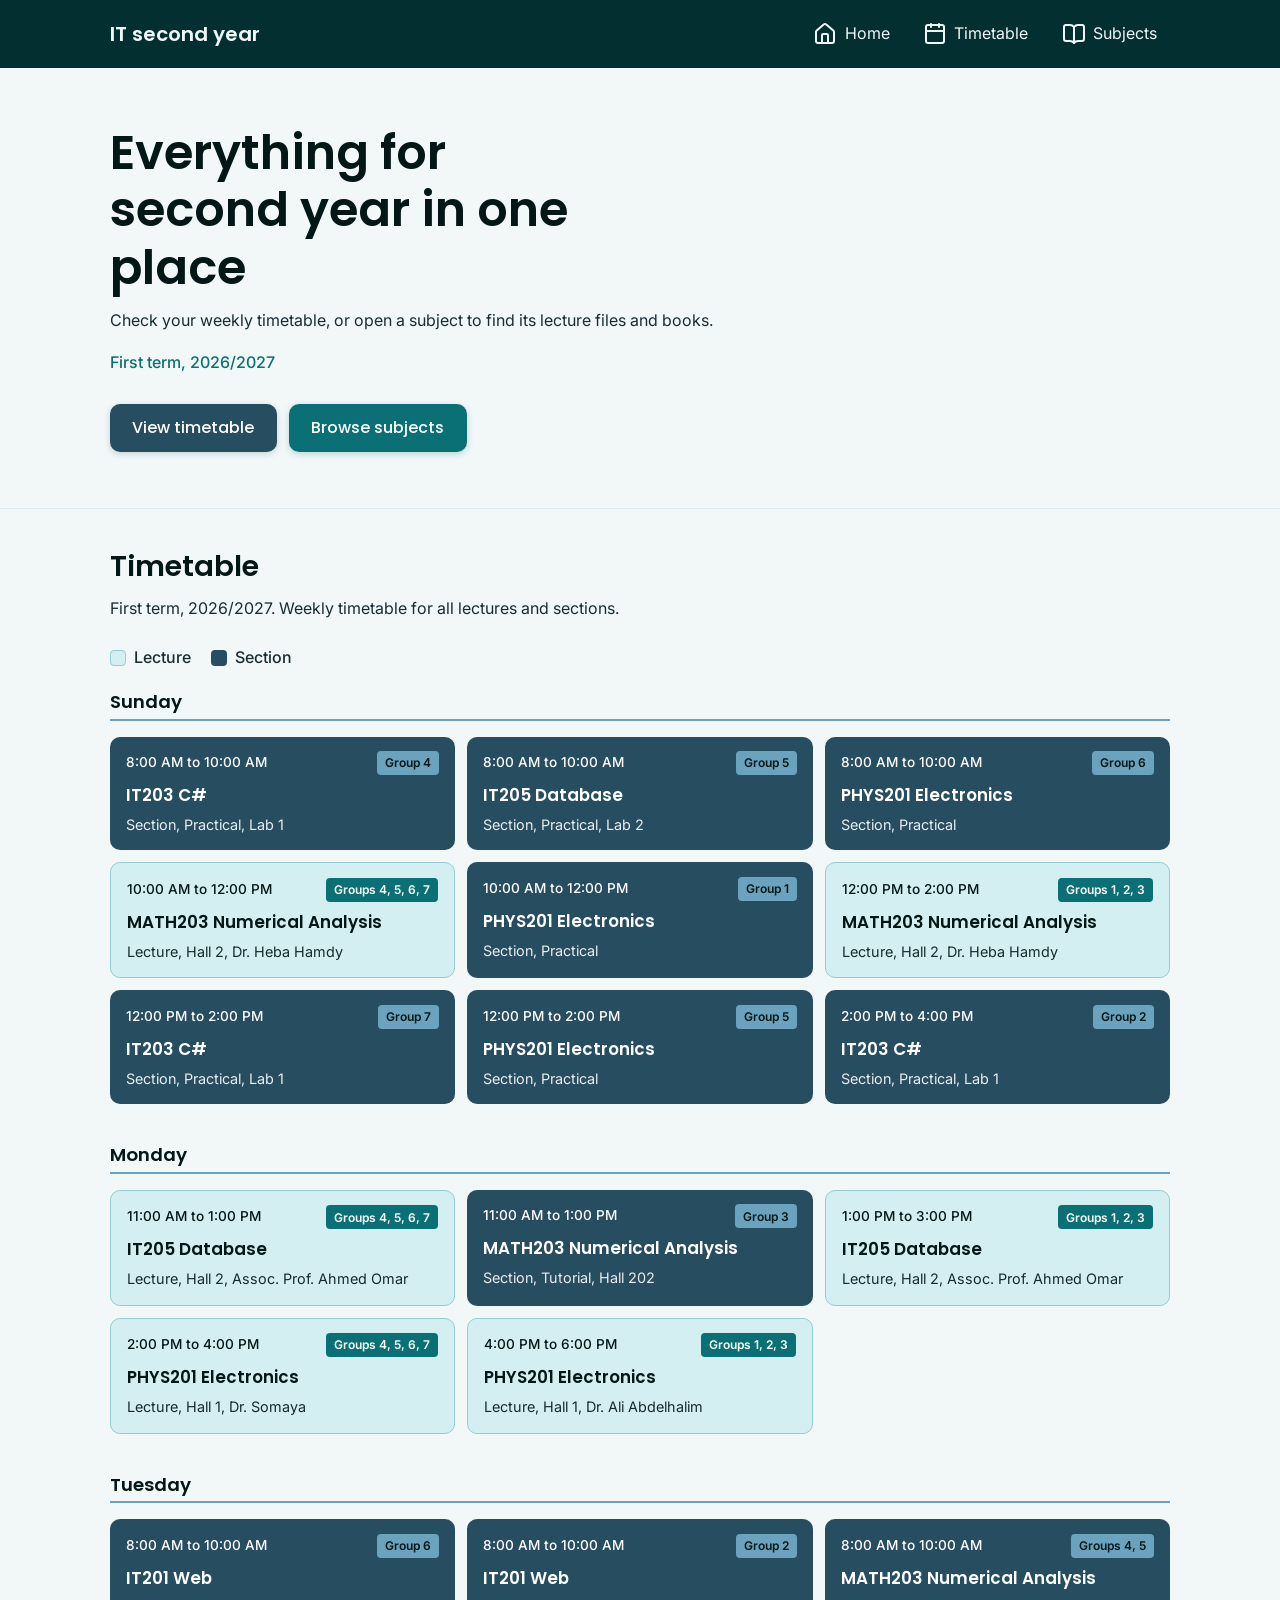
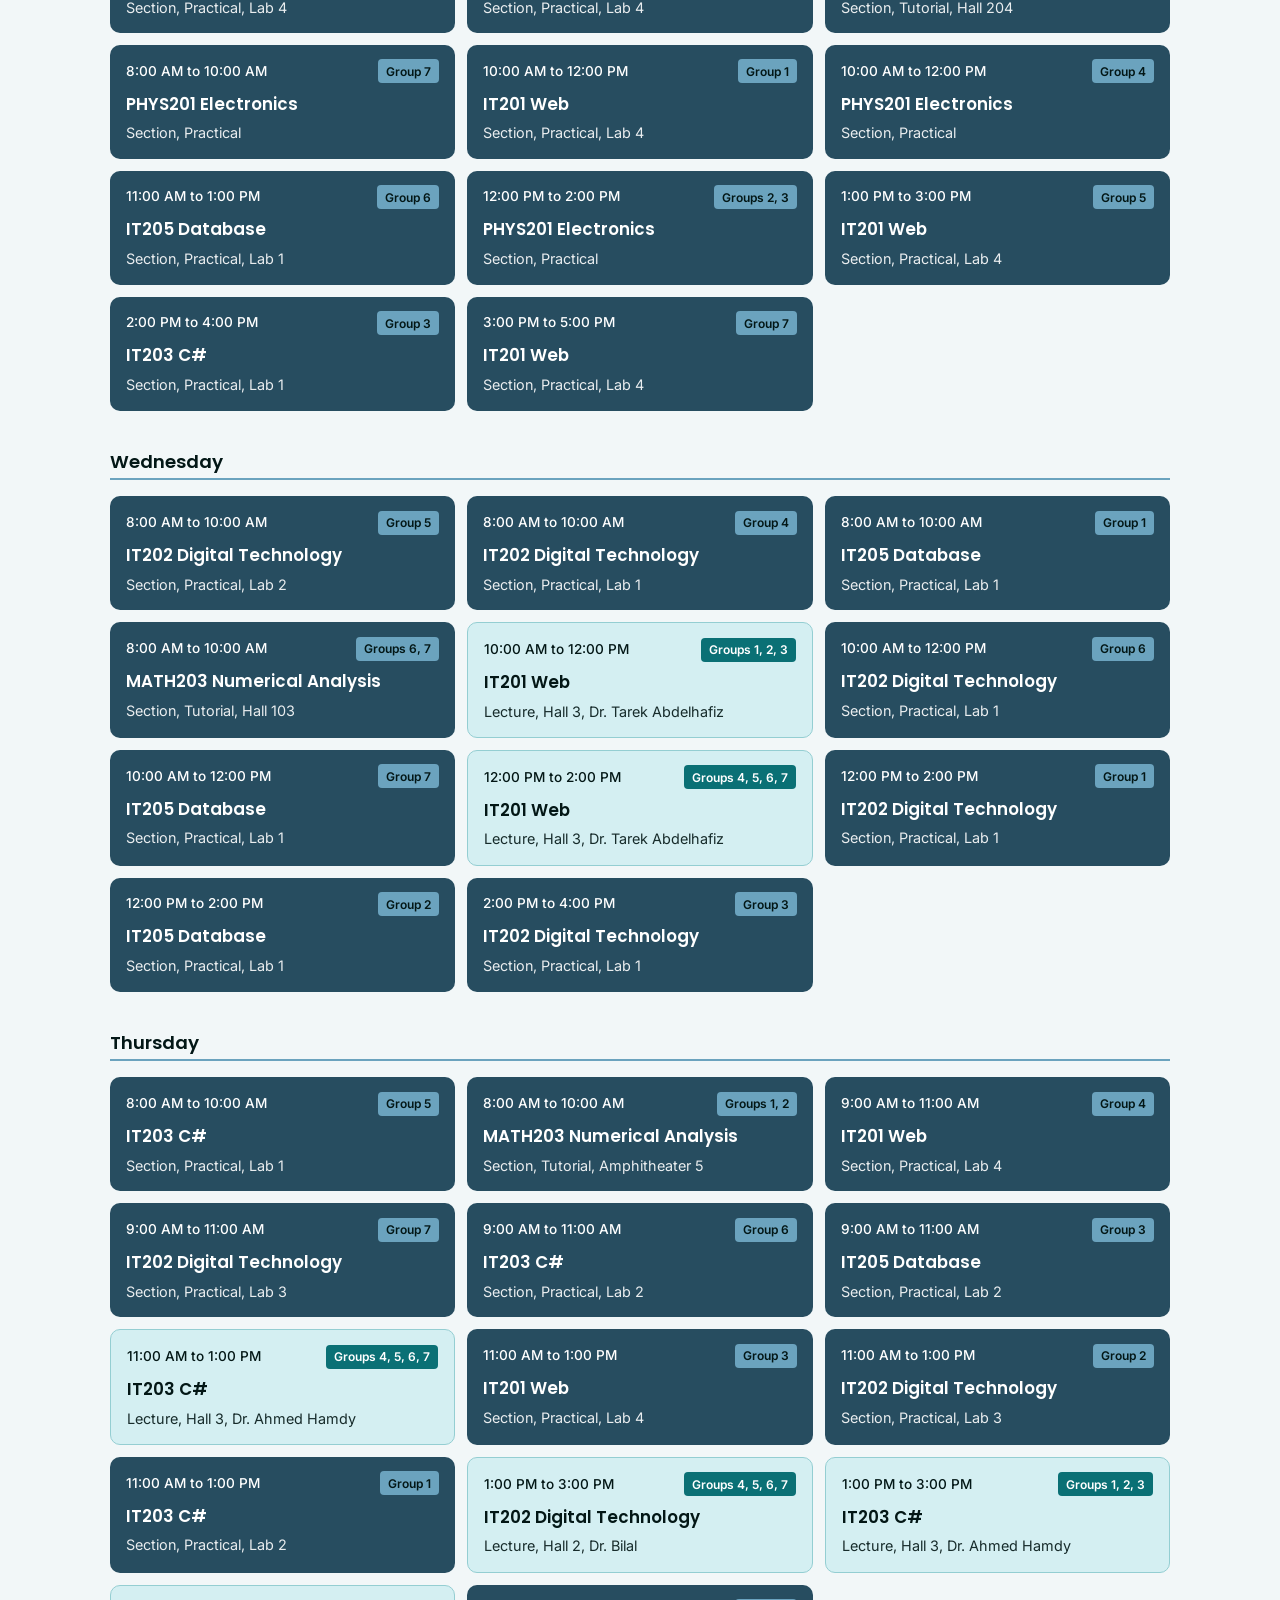
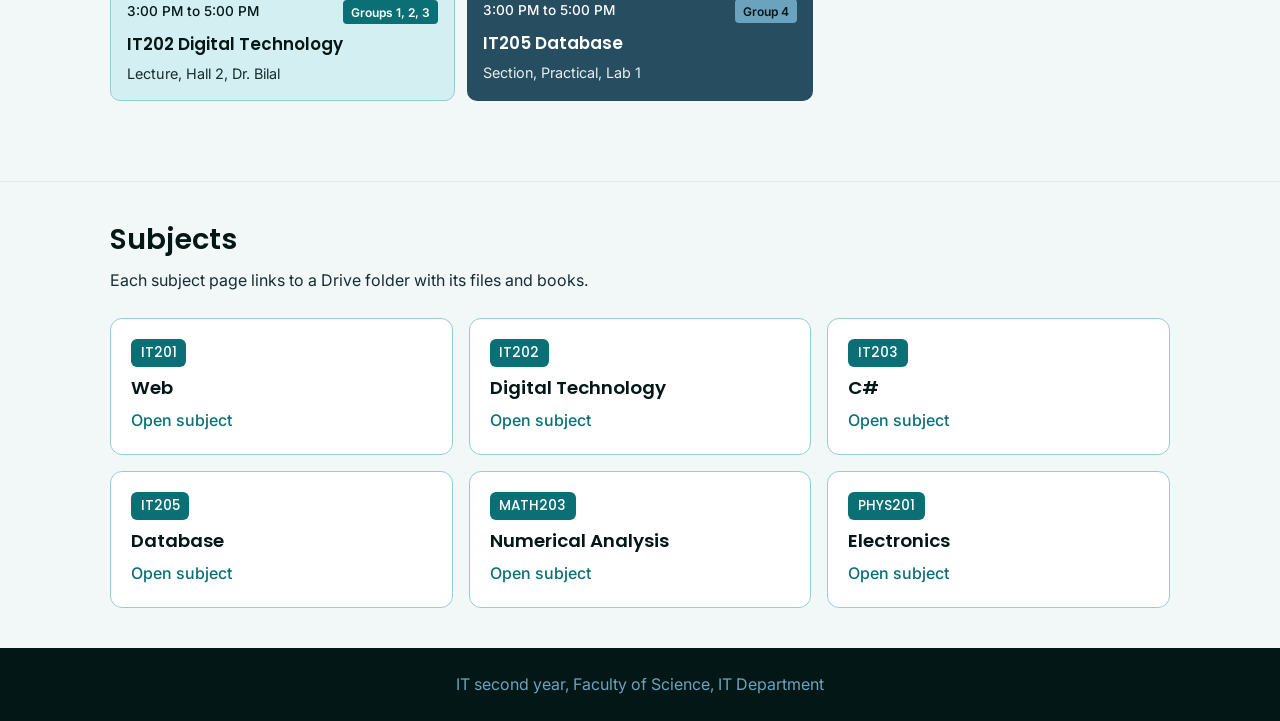
<file: index.html>
<!DOCTYPE html>
<!-- تعريف نوع المستند كـ HTML5 واللغة الإنجليزية -->
<html lang="en">

<head>
    <!-- ترميز الحروف العالمي UTF-8 لدعم كل اللغات -->
    <meta charset="UTF-8">
    <!-- جعل الصفحة متجاوبة مع جميع أحجام الشاشات والهواتف الذكية -->
    <meta name="viewport" content="width=device-width, initial-scale=1.0">
    <title>IT second year</title>

    <!-- ربط خطوط Google Fonts (Inter للنصوص و Poppins للعناوين) مع تسريع الاتصال preconnect -->
    <link rel="preconnect" href="https://fonts.googleapis.com">
    <link rel="preconnect" href="https://fonts.gstatic.com" crossorigin>
    <link href="https://fonts.googleapis.com/css2?family=Inter:wght@400;500&family=Poppins:wght@500;600&display=swap"
        rel="stylesheet">

    <!-- ربط ملفات التنسيق CSS:
         1. style.css: التنسيقات العامة للموقع
         2. home.css: تنسيقات الصفحة الرئيسية والواجهة
         3. timetable.css: تنسيقات كروت وجدول المحاضرات والسكاشن -->
    <link rel="stylesheet" href="CSS/style.css">
    <link rel="stylesheet" href="CSS/home.css">
    <link rel="stylesheet" href="CSS/timetable.css">
</head>

<body>

    <!-- =====================================================
         شريط الهيدر العلوي والتنقل (Sticky Header & Nav)
         يثبت في أعلى الصفحة أثناء التمرير
         ===================================================== -->
    <header class="site-header">
        <div class="container header-inner">
            <!-- اسم الموقع / اللوجو ويعيد للصفحة الرئيسية -->
            <a class="site-name" href="index.html">IT second year</a>
            
            <!-- قائمة روابط التنقل الرئيسية -->
            <nav aria-label="Main">
                <ul class="nav-list">
                    <li><a href="index.html"><svg xmlns="http://www.w3.org/2000/svg" width="24" height="24" viewBox="0 0 24 24" fill="none" stroke="currentColor" stroke-width="2" stroke-linecap="round" stroke-linejoin="round" class="lucide lucide-house preview-icon"><path d="M15 21v-8a1 1 0 0 0-1-1h-4a1 1 0 0 0-1 1v8"/><path d="M3 10a2 2 0 0 1 .709-1.528l7-6a2 2 0 0 1 2.582 0l7 6A2 2 0 0 1 21 10v9a2 2 0 0 1-2 2H5a2 2 0 0 1-2-2z"/></svg>Home</a></li>
                    <!-- رابط ينزل بسلاسة لقسم الجدول في نفس الصفحة -->
                    <li><a href="#timetable"><svg xmlns="http://www.w3.org/2000/svg" width="24" height="24" viewBox="0 0 24 24" fill="none" stroke="currentColor" stroke-width="2" stroke-linecap="round" stroke-linejoin="round" class="lucide lucide-calendar preview-icon"><path d="M8 2v3"/><path d="M16 2v3"/><rect x="3" y="3" width="18" height="18" rx="2"/><path d="M3 9h18"/></svg>Timetable</a></li>
                    <!-- رابط ينزل بسلاسة لقسم المواد في نفس الصفحة -->
                    <li><a href="#subjects"><svg xmlns="http://www.w3.org/2000/svg" width="24" height="24" viewBox="0 0 24 24" fill="none" stroke="currentColor" stroke-width="2" stroke-linecap="round" stroke-linejoin="round" class="lucide lucide-book-open preview-icon"><path d="M12 5v16"/><path d="M20.001 19A2 2 0 0022 17V5a2 2 0 00-1.999-2L16 3.002A5 5 0 0012 5a5 5 0 00-4-2H4a2 2 0 00-2 2v12a2 2 0 001.999 2H8a5 5 0 014 2 5 5 0 014-2z"/></svg>Subjects</a></li>
                </ul>
            </nav>
        </div>
    </header>

    <main>
        <!-- =====================================================
             1. القسم الترحيبي (Hero Section)
             يحتوي على العنوان الترحيبي وأزرار التحويل المباشر
             ===================================================== -->
        <section class="section hero">
            <div class="container">
                <h1>Everything for second year in one place</h1>
                <p>
                    Check your weekly timetable, or open a subject
                    to find its lecture files and books.
                </p>
                <p class="hero-note">First term, 2026/2027</p>
                
                <!-- أزرار الإجراء السريع (Action Buttons) -->
                <div class="button-row">
                    <!-- زر ينزل لأسفل الصفحة لعرض الجدول مباشرة -->
                    <a class="btn" href="#timetable">View timetable</a>
                    <!-- زر ينزل لأسفل الصفحة لعرض كروت المواد -->
                    <a class="btn btn-green" href="#subjects">Browse subjects</a>
                </div>
            </div>
        </section>

        <!-- =====================================================
             2. قسم الجدول الدراسي الأسبوعي (Timetable Section)
             يعرض كل المحاضرات والسكاشن مباشرة لجميع المجموعات
             ===================================================== -->
        <section class="section timetable-section" id="timetable">
            <div class="container">
                <h2>Timetable</h2>
                <p>First term, 2026/2027. Weekly timetable for all lectures and sections.</p>

                <!-- دليل الألوان لتوضيح لون المحاضرة (تيل فاتح) والسكشن (بترولي) -->
                <ul class="legend">
                    <li><span class="swatch kind-lecture"></span>Lecture</li>
                    <li><span class="swatch kind-section"></span>Section</li>
                </ul>

                <!-- حاوية الأيام التي تضم أيام الأسبوع الدراسية -->
                <div class="timetable-days">

                    <!-- ------------------ يوم الأحد (Sunday) ------------------ -->
                    <div class="day">
                        <h3>Sunday</h3>
                        <div class="card-list">
                            <!-- كارت سكشن: عملي C# للمجموعة 4 -->
                            <article class="class-card kind-section">
                                <div class="card-header">
                                    <p class="card-time">8:00 AM to 10:00 AM</p>
                                    <span class="card-group">Group 4</span>
                                </div>
                                <p class="card-title">IT203 C#</p>
                                <p class="card-meta">Section, Practical, Lab 1</p>
                            </article>
                            <!-- كارت سكشن: عملي داتابيز للمجموعة 5 -->
                            <article class="class-card kind-section">
                                <div class="card-header">
                                    <p class="card-time">8:00 AM to 10:00 AM</p>
                                    <span class="card-group">Group 5</span>
                                </div>
                                <p class="card-title">IT205 Database</p>
                                <p class="card-meta">Section, Practical, Lab 2</p>
                            </article>
                            <!-- كارت سكشن: عملي إلكترونيات للمجموعة 6 -->
                            <article class="class-card kind-section">
                                <div class="card-header">
                                    <p class="card-time">8:00 AM to 10:00 AM</p>
                                    <span class="card-group">Group 6</span>
                                </div>
                                <p class="card-title">PHYS201 Electronics</p>
                                <p class="card-meta">Section, Practical</p>
                            </article>
                            <!-- كارت محاضرة: تحليل عددي للمجموعات 4 و 5 و 6 و 7 -->
                            <article class="class-card kind-lecture">
                                <div class="card-header">
                                    <p class="card-time">10:00 AM to 12:00 PM</p>
                                    <span class="card-group">Groups 4, 5, 6, 7</span>
                                </div>
                                <p class="card-title">MATH203 Numerical Analysis</p>
                                <p class="card-meta">Lecture, Hall 2, Dr. Heba Hamdy</p>
                            </article>
                            <!-- كارت سكشن: عملي إلكترونيات للمجموعة 1 -->
                            <article class="class-card kind-section">
                                <div class="card-header">
                                    <p class="card-time">10:00 AM to 12:00 PM</p>
                                    <span class="card-group">Group 1</span>
                                </div>
                                <p class="card-title">PHYS201 Electronics</p>
                                <p class="card-meta">Section, Practical</p>
                            </article>
                            <!-- كارت محاضرة: تحليل عددي للمجموعات 1 و 2 و 3 -->
                            <article class="class-card kind-lecture">
                                <div class="card-header">
                                    <p class="card-time">12:00 PM to 2:00 PM</p>
                                    <span class="card-group">Groups 1, 2, 3</span>
                                </div>
                                <p class="card-title">MATH203 Numerical Analysis</p>
                                <p class="card-meta">Lecture, Hall 2, Dr. Heba Hamdy</p>
                            </article>
                            <!-- كارت سكشن: عملي C# للمجموعة 7 -->
                            <article class="class-card kind-section">
                                <div class="card-header">
                                    <p class="card-time">12:00 PM to 2:00 PM</p>
                                    <span class="card-group">Group 7</span>
                                </div>
                                <p class="card-title">IT203 C#</p>
                                <p class="card-meta">Section, Practical, Lab 1</p>
                            </article>
                            <!-- كارت سكشن: عملي إلكترونيات للمجموعة 5 -->
                            <article class="class-card kind-section">
                                <div class="card-header">
                                    <p class="card-time">12:00 PM to 2:00 PM</p>
                                    <span class="card-group">Group 5</span>
                                </div>
                                <p class="card-title">PHYS201 Electronics</p>
                                <p class="card-meta">Section, Practical</p>
                            </article>
                            <!-- كارت سكشن: عملي C# للمجموعة 2 -->
                            <article class="class-card kind-section">
                                <div class="card-header">
                                    <p class="card-time">2:00 PM to 4:00 PM</p>
                                    <span class="card-group">Group 2</span>
                                </div>
                                <p class="card-title">IT203 C#</p>
                                <p class="card-meta">Section, Practical, Lab 1</p>
                            </article>
                        </div>
                    </div>

                    <!-- ------------------ يوم الاثنين (Monday) ------------------ -->
                    <div class="day">
                        <h3>Monday</h3>
                        <div class="card-list">
                            <!-- محاضرة داتابيز للمجموعات 4 إلى 7 -->
                            <article class="class-card kind-lecture">
                                <div class="card-header">
                                    <p class="card-time">11:00 AM to 1:00 PM</p>
                                    <span class="card-group">Groups 4, 5, 6, 7</span>
                                </div>
                                <p class="card-title">IT205 Database</p>
                                <p class="card-meta">Lecture, Hall 2, Assoc. Prof. Ahmed Omar</p>
                            </article>
                            <!-- سكشن تحليل عددي للمجموعة 3 -->
                            <article class="class-card kind-section">
                                <div class="card-header">
                                    <p class="card-time">11:00 AM to 1:00 PM</p>
                                    <span class="card-group">Group 3</span>
                                </div>
                                <p class="card-title">MATH203 Numerical Analysis</p>
                                <p class="card-meta">Section, Tutorial, Hall 202</p>
                            </article>
                            <!-- محاضرة داتابيز للمجموعات 1 إلى 3 -->
                            <article class="class-card kind-lecture">
                                <div class="card-header">
                                    <p class="card-time">1:00 PM to 3:00 PM</p>
                                    <span class="card-group">Groups 1, 2, 3</span>
                                </div>
                                <p class="card-title">IT205 Database</p>
                                <p class="card-meta">Lecture, Hall 2, Assoc. Prof. Ahmed Omar</p>
                            </article>
                            <!-- محاضرة إلكترونيات للمجموعات 4 إلى 7 -->
                            <article class="class-card kind-lecture">
                                <div class="card-header">
                                    <p class="card-time">2:00 PM to 4:00 PM</p>
                                    <span class="card-group">Groups 4, 5, 6, 7</span>
                                </div>
                                <p class="card-title">PHYS201 Electronics</p>
                                <p class="card-meta">Lecture, Hall 1, Dr. Somaya</p>
                            </article>
                            <!-- محاضرة إلكترونيات للمجموعات 1 إلى 3 -->
                            <article class="class-card kind-lecture">
                                <div class="card-header">
                                    <p class="card-time">4:00 PM to 6:00 PM</p>
                                    <span class="card-group">Groups 1, 2, 3</span>
                                </div>
                                <p class="card-title">PHYS201 Electronics</p>
                                <p class="card-meta">Lecture, Hall 1, Dr. Ali Abdelhalim</p>
                            </article>
                        </div>
                    </div>

                    <!-- ------------------ يوم الثلاثاء (Tuesday) ------------------ -->
                    <div class="day">
                        <h3>Tuesday</h3>
                        <div class="card-list">
                            <article class="class-card kind-section">
                                <div class="card-header">
                                    <p class="card-time">8:00 AM to 10:00 AM</p>
                                    <span class="card-group">Group 6</span>
                                </div>
                                <p class="card-title">IT201 Web</p>
                                <p class="card-meta">Section, Practical, Lab 4</p>
                            </article>
                            <article class="class-card kind-section">
                                <div class="card-header">
                                    <p class="card-time">8:00 AM to 10:00 AM</p>
                                    <span class="card-group">Group 2</span>
                                </div>
                                <p class="card-title">IT201 Web</p>
                                <p class="card-meta">Section, Practical, Lab 4</p>
                            </article>
                            <article class="class-card kind-section">
                                <div class="card-header">
                                    <p class="card-time">8:00 AM to 10:00 AM</p>
                                    <span class="card-group">Groups 4, 5</span>
                                </div>
                                <p class="card-title">MATH203 Numerical Analysis</p>
                                <p class="card-meta">Section, Tutorial, Hall 204</p>
                            </article>
                            <article class="class-card kind-section">
                                <div class="card-header">
                                    <p class="card-time">8:00 AM to 10:00 AM</p>
                                    <span class="card-group">Group 7</span>
                                </div>
                                <p class="card-title">PHYS201 Electronics</p>
                                <p class="card-meta">Section, Practical</p>
                            </article>
                            <article class="class-card kind-section">
                                <div class="card-header">
                                    <p class="card-time">10:00 AM to 12:00 PM</p>
                                    <span class="card-group">Group 1</span>
                                </div>
                                <p class="card-title">IT201 Web</p>
                                <p class="card-meta">Section, Practical, Lab 4</p>
                            </article>
                            <article class="class-card kind-section">
                                <div class="card-header">
                                    <p class="card-time">10:00 AM to 12:00 PM</p>
                                    <span class="card-group">Group 4</span>
                                </div>
                                <p class="card-title">PHYS201 Electronics</p>
                                <p class="card-meta">Section, Practical</p>
                            </article>
                            <article class="class-card kind-section">
                                <div class="card-header">
                                    <p class="card-time">11:00 AM to 1:00 PM</p>
                                    <span class="card-group">Group 6</span>
                                </div>
                                <p class="card-title">IT205 Database</p>
                                <p class="card-meta">Section, Practical, Lab 1</p>
                            </article>
                            <article class="class-card kind-section">
                                <div class="card-header">
                                    <p class="card-time">12:00 PM to 2:00 PM</p>
                                    <span class="card-group">Groups 2, 3</span>
                                </div>
                                <p class="card-title">PHYS201 Electronics</p>
                                <p class="card-meta">Section, Practical</p>
                            </article>
                            <article class="class-card kind-section">
                                <div class="card-header">
                                    <p class="card-time">1:00 PM to 3:00 PM</p>
                                    <span class="card-group">Group 5</span>
                                </div>
                                <p class="card-title">IT201 Web</p>
                                <p class="card-meta">Section, Practical, Lab 4</p>
                            </article>
                            <article class="class-card kind-section">
                                <div class="card-header">
                                    <p class="card-time">2:00 PM to 4:00 PM</p>
                                    <span class="card-group">Group 3</span>
                                </div>
                                <p class="card-title">IT203 C#</p>
                                <p class="card-meta">Section, Practical, Lab 1</p>
                            </article>
                            <article class="class-card kind-section">
                                <div class="card-header">
                                    <p class="card-time">3:00 PM to 5:00 PM</p>
                                    <span class="card-group">Group 7</span>
                                </div>
                                <p class="card-title">IT201 Web</p>
                                <p class="card-meta">Section, Practical, Lab 4</p>
                            </article>
                        </div>
                    </div>

                    <!-- ------------------ يوم الأربعاء (Wednesday) ------------------ -->
                    <div class="day">
                        <h3>Wednesday</h3>
                        <div class="card-list">
                            <article class="class-card kind-section">
                                <div class="card-header">
                                    <p class="card-time">8:00 AM to 10:00 AM</p>
                                    <span class="card-group">Group 5</span>
                                </div>
                                <p class="card-title">IT202 Digital Technology</p>
                                <p class="card-meta">Section, Practical, Lab 2</p>
                            </article>
                            <article class="class-card kind-section">
                                <div class="card-header">
                                    <p class="card-time">8:00 AM to 10:00 AM</p>
                                    <span class="card-group">Group 4</span>
                                </div>
                                <p class="card-title">IT202 Digital Technology</p>
                                <p class="card-meta">Section, Practical, Lab 1</p>
                            </article>
                            <article class="class-card kind-section">
                                <div class="card-header">
                                    <p class="card-time">8:00 AM to 10:00 AM</p>
                                    <span class="card-group">Group 1</span>
                                </div>
                                <p class="card-title">IT205 Database</p>
                                <p class="card-meta">Section, Practical, Lab 1</p>
                            </article>
                            <article class="class-card kind-section">
                                <div class="card-header">
                                    <p class="card-time">8:00 AM to 10:00 AM</p>
                                    <span class="card-group">Groups 6, 7</span>
                                </div>
                                <p class="card-title">MATH203 Numerical Analysis</p>
                                <p class="card-meta">Section, Tutorial, Hall 103</p>
                            </article>
                            <!-- محاضرة ويب للمجموعات 1 إلى 3 -->
                            <article class="class-card kind-lecture">
                                <div class="card-header">
                                    <p class="card-time">10:00 AM to 12:00 PM</p>
                                    <span class="card-group">Groups 1, 2, 3</span>
                                </div>
                                <p class="card-title">IT201 Web</p>
                                <p class="card-meta">Lecture, Hall 3, Dr. Tarek Abdelhafiz</p>
                            </article>
                            <article class="class-card kind-section">
                                <div class="card-header">
                                    <p class="card-time">10:00 AM to 12:00 PM</p>
                                    <span class="card-group">Group 6</span>
                                </div>
                                <p class="card-title">IT202 Digital Technology</p>
                                <p class="card-meta">Section, Practical, Lab 1</p>
                            </article>
                            <article class="class-card kind-section">
                                <div class="card-header">
                                    <p class="card-time">10:00 AM to 12:00 PM</p>
                                    <span class="card-group">Group 7</span>
                                </div>
                                <p class="card-title">IT205 Database</p>
                                <p class="card-meta">Section, Practical, Lab 1</p>
                            </article>
                            <!-- محاضرة ويب للمجموعات 4 إلى 7 -->
                            <article class="class-card kind-lecture">
                                <div class="card-header">
                                    <p class="card-time">12:00 PM to 2:00 PM</p>
                                    <span class="card-group">Groups 4, 5, 6, 7</span>
                                </div>
                                <p class="card-title">IT201 Web</p>
                                <p class="card-meta">Lecture, Hall 3, Dr. Tarek Abdelhafiz</p>
                            </article>
                            <article class="class-card kind-section">
                                <div class="card-header">
                                    <p class="card-time">12:00 PM to 2:00 PM</p>
                                    <span class="card-group">Group 1</span>
                                </div>
                                <p class="card-title">IT202 Digital Technology</p>
                                <p class="card-meta">Section, Practical, Lab 1</p>
                            </article>
                            <article class="class-card kind-section">
                                <div class="card-header">
                                    <p class="card-time">12:00 PM to 2:00 PM</p>
                                    <span class="card-group">Group 2</span>
                                </div>
                                <p class="card-title">IT205 Database</p>
                                <p class="card-meta">Section, Practical, Lab 1</p>
                            </article>
                            <article class="class-card kind-section">
                                <div class="card-header">
                                    <p class="card-time">2:00 PM to 4:00 PM</p>
                                    <span class="card-group">Group 3</span>
                                </div>
                                <p class="card-title">IT202 Digital Technology</p>
                                <p class="card-meta">Section, Practical, Lab 1</p>
                            </article>
                        </div>
                    </div>

                    <!-- ------------------ يوم الخميس (Thursday) ------------------ -->
                    <div class="day">
                        <h3>Thursday</h3>
                        <div class="card-list">
                            <article class="class-card kind-section">
                                <div class="card-header">
                                    <p class="card-time">8:00 AM to 10:00 AM</p>
                                    <span class="card-group">Group 5</span>
                                </div>
                                <p class="card-title">IT203 C#</p>
                                <p class="card-meta">Section, Practical, Lab 1</p>
                            </article>
                            <article class="class-card kind-section">
                                <div class="card-header">
                                    <p class="card-time">8:00 AM to 10:00 AM</p>
                                    <span class="card-group">Groups 1, 2</span>
                                </div>
                                <p class="card-title">MATH203 Numerical Analysis</p>
                                <p class="card-meta">Section, Tutorial, Amphitheater 5</p>
                            </article>
                            <article class="class-card kind-section">
                                <div class="card-header">
                                    <p class="card-time">9:00 AM to 11:00 AM</p>
                                    <span class="card-group">Group 4</span>
                                </div>
                                <p class="card-title">IT201 Web</p>
                                <p class="card-meta">Section, Practical, Lab 4</p>
                            </article>
                            <article class="class-card kind-section">
                                <div class="card-header">
                                    <p class="card-time">9:00 AM to 11:00 AM</p>
                                    <span class="card-group">Group 7</span>
                                </div>
                                <p class="card-title">IT202 Digital Technology</p>
                                <p class="card-meta">Section, Practical, Lab 3</p>
                            </article>
                            <article class="class-card kind-section">
                                <div class="card-header">
                                    <p class="card-time">9:00 AM to 11:00 AM</p>
                                    <span class="card-group">Group 6</span>
                                </div>
                                <p class="card-title">IT203 C#</p>
                                <p class="card-meta">Section, Practical, Lab 2</p>
                            </article>
                            <article class="class-card kind-section">
                                <div class="card-header">
                                    <p class="card-time">9:00 AM to 11:00 AM</p>
                                    <span class="card-group">Group 3</span>
                                </div>
                                <p class="card-title">IT205 Database</p>
                                <p class="card-meta">Section, Practical, Lab 2</p>
                            </article>
                            <!-- محاضرة C# للمجموعات 4 إلى 7 -->
                            <article class="class-card kind-lecture">
                                <div class="card-header">
                                    <p class="card-time">11:00 AM to 1:00 PM</p>
                                    <span class="card-group">Groups 4, 5, 6, 7</span>
                                </div>
                                <p class="card-title">IT203 C#</p>
                                <p class="card-meta">Lecture, Hall 3, Dr. Ahmed Hamdy</p>
                            </article>
                            <article class="class-card kind-section">
                                <div class="card-header">
                                    <p class="card-time">11:00 AM to 1:00 PM</p>
                                    <span class="card-group">Group 3</span>
                                </div>
                                <p class="card-title">IT201 Web</p>
                                <p class="card-meta">Section, Practical, Lab 4</p>
                            </article>
                            <article class="class-card kind-section">
                                <div class="card-header">
                                    <p class="card-time">11:00 AM to 1:00 PM</p>
                                    <span class="card-group">Group 2</span>
                                </div>
                                <p class="card-title">IT202 Digital Technology</p>
                                <p class="card-meta">Section, Practical, Lab 3</p>
                            </article>
                            <article class="class-card kind-section">
                                <div class="card-header">
                                    <p class="card-time">11:00 AM to 1:00 PM</p>
                                    <span class="card-group">Group 1</span>
                                </div>
                                <p class="card-title">IT203 C#</p>
                                <p class="card-meta">Section, Practical, Lab 2</p>
                            </article>
                            <!-- محاضرة تكنولوجيا رقمية للمجموعات 4 إلى 7 -->
                            <article class="class-card kind-lecture">
                                <div class="card-header">
                                    <p class="card-time">1:00 PM to 3:00 PM</p>
                                    <span class="card-group">Groups 4, 5, 6, 7</span>
                                </div>
                                <p class="card-title">IT202 Digital Technology</p>
                                <p class="card-meta">Lecture, Hall 2, Dr. Bilal</p>
                            </article>
                            <!-- محاضرة C# للمجموعات 1 إلى 3 -->
                            <article class="class-card kind-lecture">
                                <div class="card-header">
                                    <p class="card-time">1:00 PM to 3:00 PM</p>
                                    <span class="card-group">Groups 1, 2, 3</span>
                                </div>
                                <p class="card-title">IT203 C#</p>
                                <p class="card-meta">Lecture, Hall 3, Dr. Ahmed Hamdy</p>
                            </article>
                            <!-- محاضرة تكنولوجيا رقمية للمجموعات 1 إلى 3 -->
                            <article class="class-card kind-lecture">
                                <div class="card-header">
                                    <p class="card-time">3:00 PM to 5:00 PM</p>
                                    <span class="card-group">Groups 1, 2, 3</span>
                                </div>
                                <p class="card-title">IT202 Digital Technology</p>
                                <p class="card-meta">Lecture, Hall 2, Dr. Bilal</p>
                            </article>
                            <article class="class-card kind-section">
                                <div class="card-header">
                                    <p class="card-time">3:00 PM to 5:00 PM</p>
                                    <span class="card-group">Group 4</span>
                                </div>
                                <p class="card-title">IT205 Database</p>
                                <p class="card-meta">Section, Practical, Lab 1</p>
                            </article>
                        </div>
                    </div>

                </div>
            </div>
        </section>

        <!-- =====================================================
             3. قسم المواد الدراسية (Subjects Section)
             يعرض شبكة المواد مع روابط تفتح صفحة كل مادة
             ===================================================== -->
        <section class="section" id="subjects">
            <div class="container">
                <h2>Subjects</h2>
                <p>Each subject page links to a Drive folder with its files and books.</p>
                
                <!-- شبكة كروت المواد (CSS Grid) -->
                <div class="subject-grid">
                    <!-- كارت مادة الويب IT201 -->
                    <a class="subject-card" href="subjects/it201.html">
                        <span class="subject-code">IT201</span>
                        <h3>Web</h3>
                        <span class="subject-link">Open subject</span>
                    </a>
                    <!-- كارت مادة التكنولوجيا الرقمية والويندوز فورم IT202 -->
                    <a class="subject-card" href="subjects/it202.html">
                        <span class="subject-code">IT202</span>
                        <h3>Digital Technology</h3>
                        <span class="subject-link">Open subject</span>
                    </a>
                    <!-- كارت مادة السي شارب IT203 -->
                    <a class="subject-card" href="subjects/it203.html">
                        <span class="subject-code">IT203</span>
                        <h3>C#</h3>
                        <span class="subject-link">Open subject</span>
                    </a>
                    <!-- كارت مادة قواعد البيانات IT205 -->
                    <a class="subject-card" href="subjects/it205.html">
                        <span class="subject-code">IT205</span>
                        <h3>Database</h3>
                        <span class="subject-link">Open subject</span>
                    </a>
                    <!-- كارت مادة التحليل العددي MATH203 -->
                    <a class="subject-card" href="subjects/math203.html">
                        <span class="subject-code">MATH203</span>
                        <h3>Numerical Analysis</h3>
                        <span class="subject-link">Open subject</span>
                    </a>
                    <!-- كارت مادة الإلكترونيات والفيزياء PHYS201 -->
                    <a class="subject-card" href="subjects/phys201.html">
                        <span class="subject-code">PHYS201</span>
                        <h3>Electronics</h3>
                        <span class="subject-link">Open subject</span>
                    </a>
                </div>
            </div>
        </section>
        
    </main>

    <!-- =====================================================
         الفوتر (Footer)
         يظهر أسفل الموقع بمعلومات الكلية والقسم
         ===================================================== -->
    <footer class="site-footer">
        <div class="container">
            <p>IT second year, Faculty of Science, IT Department</p>
        </div>
    </footer>

</body>

</html>
</file>
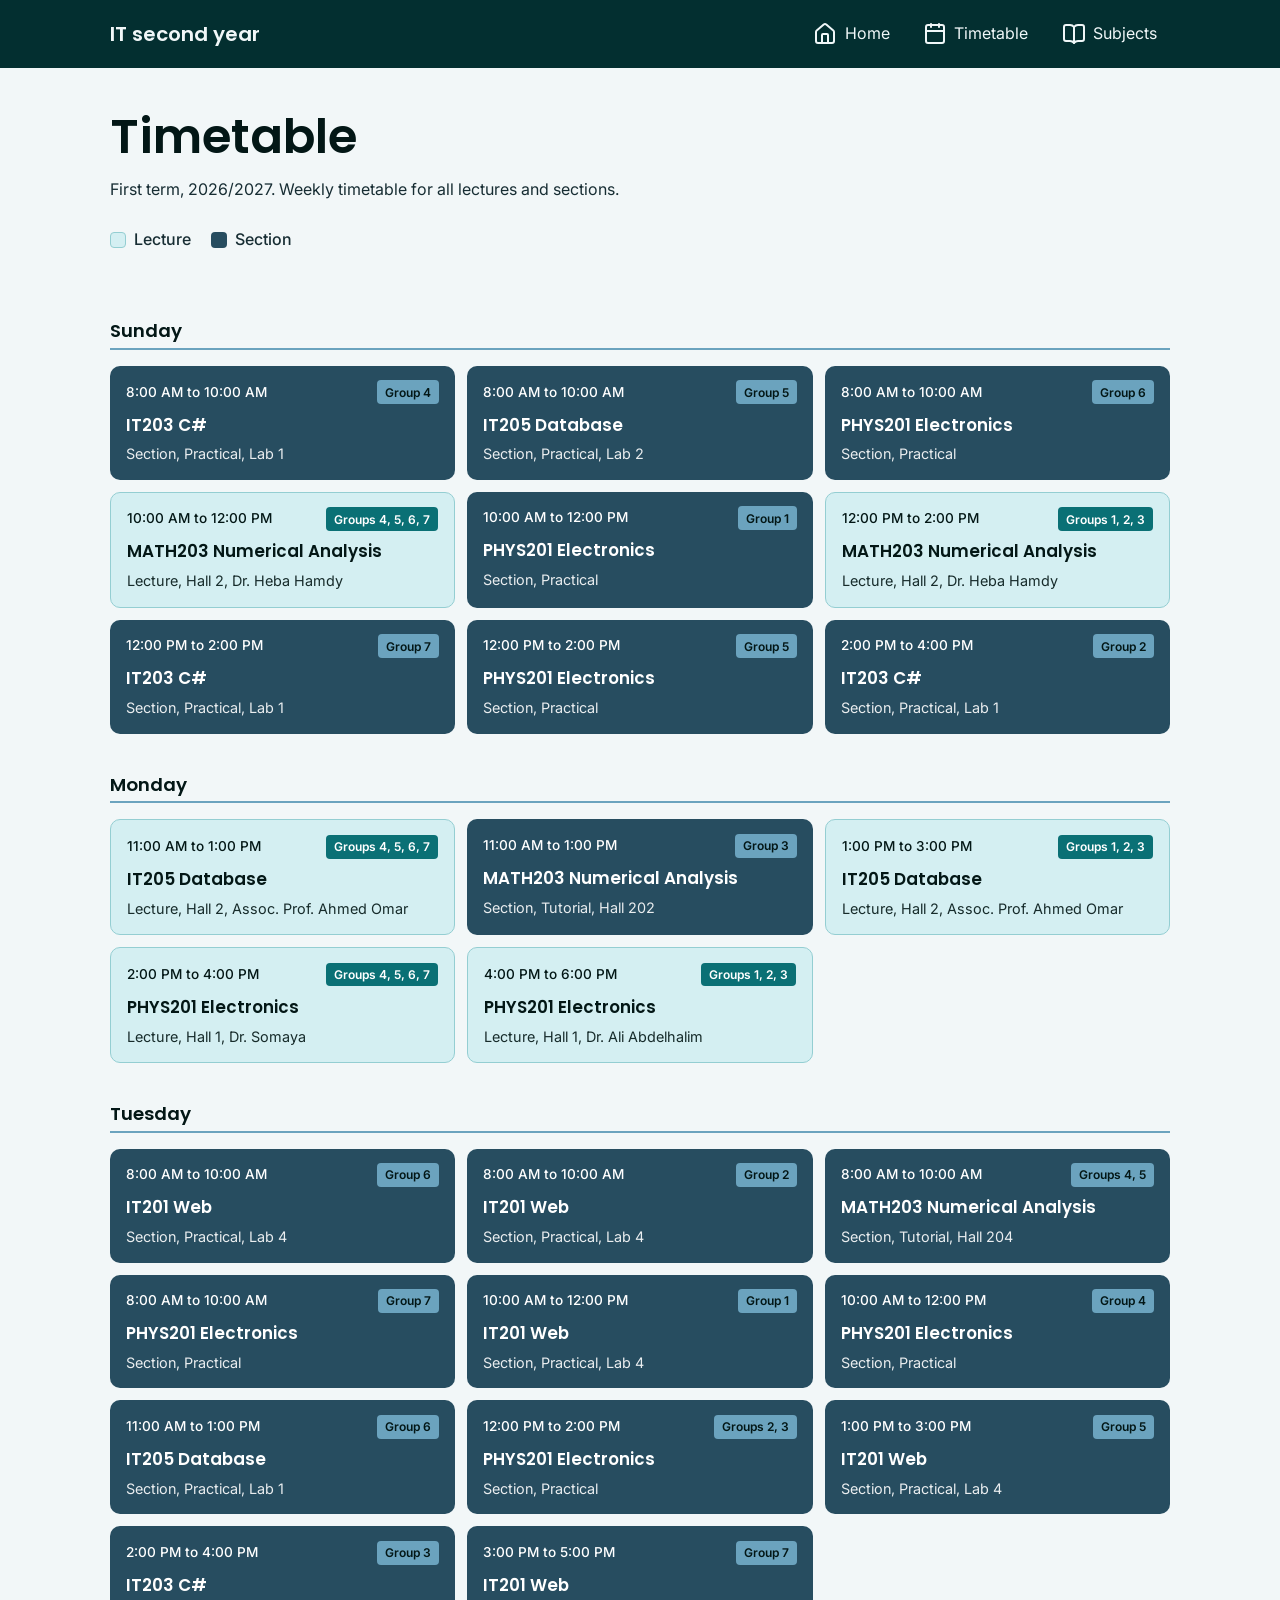
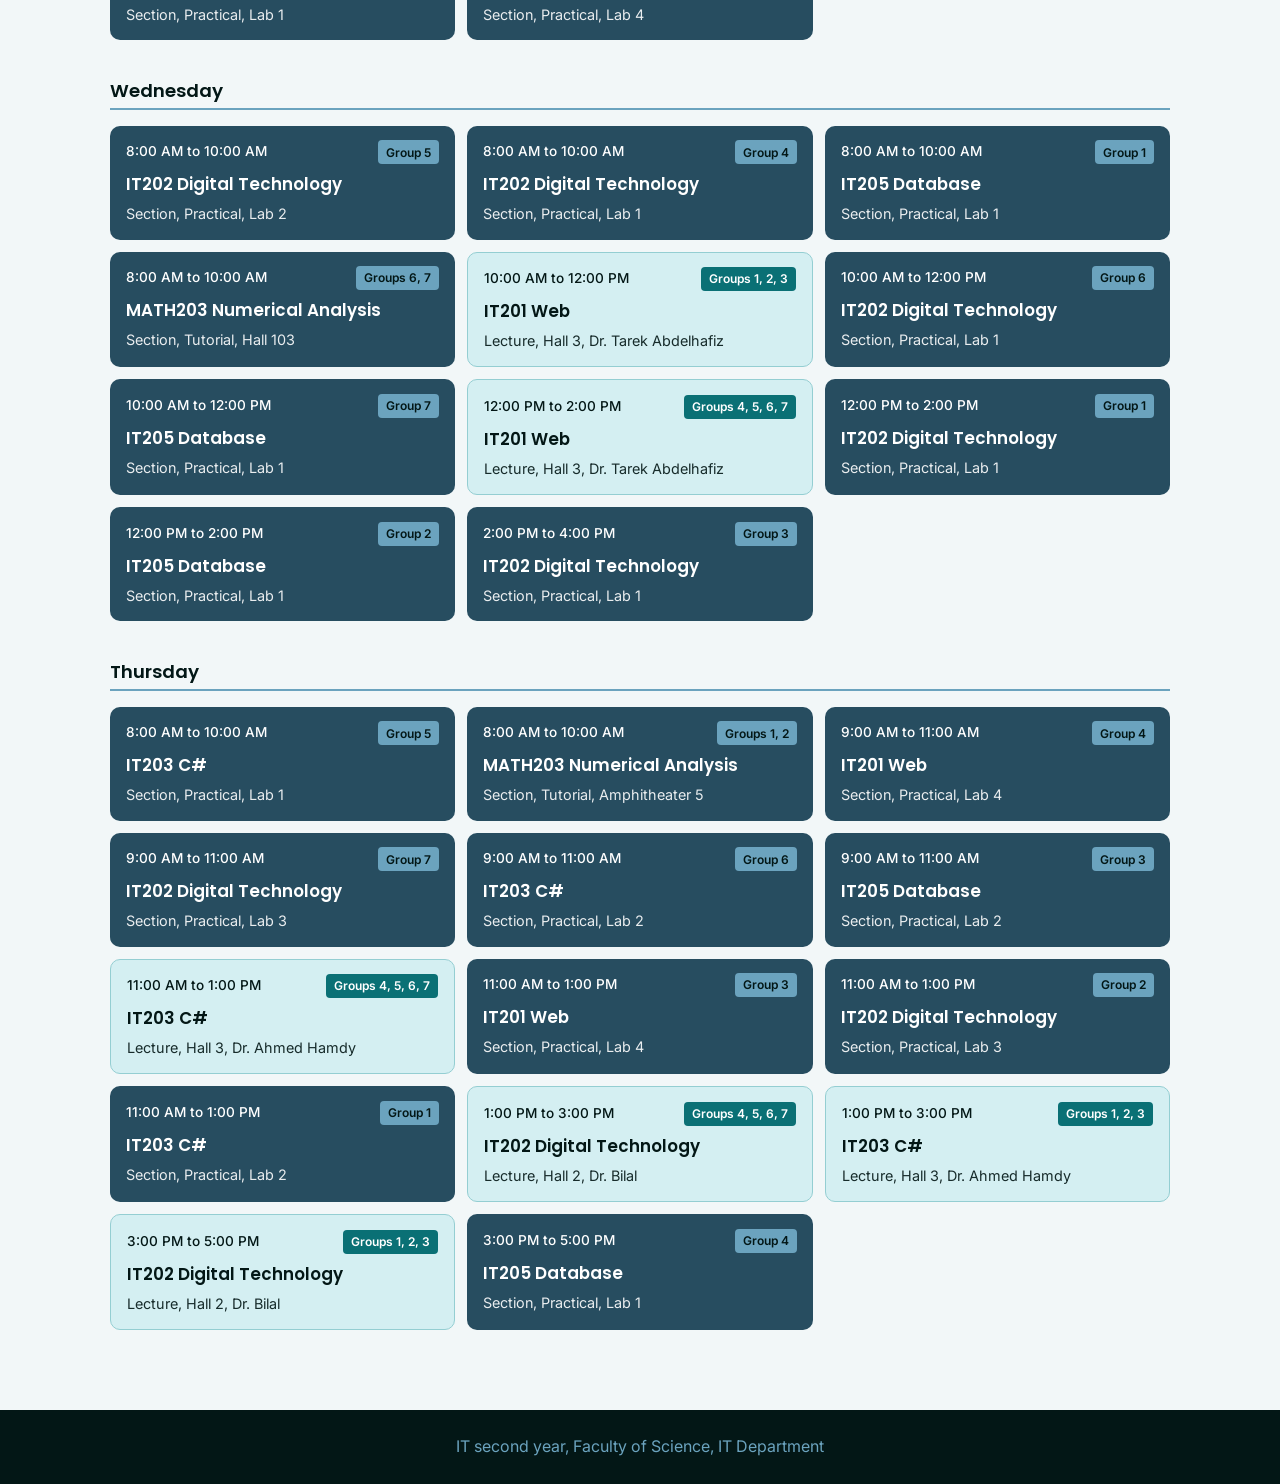
<file: timetable.html>
<!DOCTYPE html>
<!-- تعريف نوع المستند كـ HTML5 واللغة الإنجليزية -->
<html lang="en">

<head>
    <!-- ترميز الحروف العالمي UTF-8 لدعم كل اللغات -->
    <meta charset="UTF-8">
    <!-- جعل الصفحة متجاوبة مع الهواتف والشاشات المختلفة -->
    <meta name="viewport" content="width=device-width, initial-scale=1.0">
    <title>Timetable | IT second year</title>

    <!-- ربط خطوط Google Fonts لتسريع التحميل والتوافق -->
    <link rel="preconnect" href="https://fonts.googleapis.com">
    <link rel="preconnect" href="https://fonts.gstatic.com" crossorigin>
    <link href="https://fonts.googleapis.com/css2?family=Inter:wght@400;500&family=Poppins:wght@500;600&display=swap"
        rel="stylesheet">

    <!-- ربط ملفات التنسيق CSS -->
    <link rel="stylesheet" href="CSS/style.css">
    <link rel="stylesheet" href="CSS/timetable.css">
</head>

<body>

    <!-- =====================================================
         شريط الهيدر العلوي والتنقل (Sticky Header & Nav)
         ===================================================== -->
    <header class="site-header">
        <div class="container header-inner">
            <a class="site-name" href="index.html">IT second year</a>
            <nav aria-label="Main">
                <ul class="nav-list">
                    <li><a href="index.html"><svg aria-hidden="true" width="24" height="24" viewBox="0 0 24 24" fill="none" stroke="currentColor" stroke-width="2" stroke-linecap="round" stroke-linejoin="round"><path d="M15 21v-8a1 1 0 0 0-1-1h-4a1 1 0 0 0-1 1v8"/><path d="M3 10a2 2 0 0 1 .709-1.528l7-6a2 2 0 0 1 2.582 0l7 6A2 2 0 0 1 21 10v9a2 2 0 0 1-2 2H5a2 2 0 0 1-2-2z"/></svg>Home</a></li>
                    <li><a href="timetable.html"><svg aria-hidden="true" width="24" height="24" viewBox="0 0 24 24" fill="none" stroke="currentColor" stroke-width="2" stroke-linecap="round" stroke-linejoin="round"><path d="M8 2v3"/><path d="M16 2v3"/><rect x="3" y="3" width="18" height="18" rx="2"/><path d="M3 9h18"/></svg>Timetable</a></li>
                    <li><a href="index.html#subjects"><svg aria-hidden="true" width="24" height="24" viewBox="0 0 24 24" fill="none" stroke="currentColor" stroke-width="2" stroke-linecap="round" stroke-linejoin="round"><path d="M12 5v16"/><path d="M20.001 19A2 2 0 0022 17V5a2 2 0 00-1.999-2L16 3.002A5 5 0 0012 5a5 5 0 00-4-2H4a2 2 0 00-2 2v12a2 2 0 001.999 2H8a5 5 0 014 2 5 5 0 014-2z"/></svg>Subjects</a></li>
                </ul>
            </nav>
        </div>
    </header>

    <main>

        <!-- =====================================================
             قسم عنوان الجدول ودليل الألوان (Legend)
             ===================================================== -->
        <section class="section picker-section">
            <div class="container">
                <h1>Timetable</h1>
                <p>First term, 2026/2027. Weekly timetable for all lectures and sections.</p>

                <!-- دليل يوضح الفرق اللوني بين المحاضرة والسكشن -->
                <ul class="legend">
                    <li><span class="swatch kind-lecture"></span>Lecture</li>
                    <li><span class="swatch kind-section"></span>Section</li>
                </ul>
            </div>
        </section>

        <!-- =====================================================
             قسم أيام الأسبوع وعرض بطاقات الحصص بالكامل
             ===================================================== -->
        <section class="section timetable-days">
            <div class="container">

                <!-- ------------------ يوم الأحد (Sunday) ------------------ -->
                <div class="day">
                    <h3>Sunday</h3>
                    <div class="card-list">
                        <article class="class-card kind-section">
                            <div class="card-header">
                                <p class="card-time">8:00 AM to 10:00 AM</p>
                                <span class="card-group">Group 4</span>
                            </div>
                            <p class="card-title">IT203 C#</p>
                            <p class="card-meta">Section, Practical, Lab 1</p>
                        </article>
                        <article class="class-card kind-section">
                            <div class="card-header">
                                <p class="card-time">8:00 AM to 10:00 AM</p>
                                <span class="card-group">Group 5</span>
                            </div>
                            <p class="card-title">IT205 Database</p>
                            <p class="card-meta">Section, Practical, Lab 2</p>
                        </article>
                        <article class="class-card kind-section">
                            <div class="card-header">
                                <p class="card-time">8:00 AM to 10:00 AM</p>
                                <span class="card-group">Group 6</span>
                            </div>
                            <p class="card-title">PHYS201 Electronics</p>
                            <p class="card-meta">Section, Practical</p>
                        </article>
                        <article class="class-card kind-lecture">
                            <div class="card-header">
                                <p class="card-time">10:00 AM to 12:00 PM</p>
                                <span class="card-group">Groups 4, 5, 6, 7</span>
                            </div>
                            <p class="card-title">MATH203 Numerical Analysis</p>
                            <p class="card-meta">Lecture, Hall 2, Dr. Heba Hamdy</p>
                        </article>
                        <article class="class-card kind-section">
                            <div class="card-header">
                                <p class="card-time">10:00 AM to 12:00 PM</p>
                                <span class="card-group">Group 1</span>
                            </div>
                            <p class="card-title">PHYS201 Electronics</p>
                            <p class="card-meta">Section, Practical</p>
                        </article>
                        <article class="class-card kind-lecture">
                            <div class="card-header">
                                <p class="card-time">12:00 PM to 2:00 PM</p>
                                <span class="card-group">Groups 1, 2, 3</span>
                            </div>
                            <p class="card-title">MATH203 Numerical Analysis</p>
                            <p class="card-meta">Lecture, Hall 2, Dr. Heba Hamdy</p>
                        </article>
                        <article class="class-card kind-section">
                            <div class="card-header">
                                <p class="card-time">12:00 PM to 2:00 PM</p>
                                <span class="card-group">Group 7</span>
                            </div>
                            <p class="card-title">IT203 C#</p>
                            <p class="card-meta">Section, Practical, Lab 1</p>
                        </article>
                        <article class="class-card kind-section">
                            <div class="card-header">
                                <p class="card-time">12:00 PM to 2:00 PM</p>
                                <span class="card-group">Group 5</span>
                            </div>
                            <p class="card-title">PHYS201 Electronics</p>
                            <p class="card-meta">Section, Practical</p>
                        </article>
                        <article class="class-card kind-section">
                            <div class="card-header">
                                <p class="card-time">2:00 PM to 4:00 PM</p>
                                <span class="card-group">Group 2</span>
                            </div>
                            <p class="card-title">IT203 C#</p>
                            <p class="card-meta">Section, Practical, Lab 1</p>
                        </article>
                    </div>
                </div>

                <!-- ------------------ يوم الاثنين (Monday) ------------------ -->
                <div class="day">
                    <h3>Monday</h3>
                    <div class="card-list">
                        <article class="class-card kind-lecture">
                            <div class="card-header">
                                <p class="card-time">11:00 AM to 1:00 PM</p>
                                <span class="card-group">Groups 4, 5, 6, 7</span>
                            </div>
                            <p class="card-title">IT205 Database</p>
                            <p class="card-meta">Lecture, Hall 2, Assoc. Prof. Ahmed Omar</p>
                        </article>
                        <article class="class-card kind-section">
                            <div class="card-header">
                                <p class="card-time">11:00 AM to 1:00 PM</p>
                                <span class="card-group">Group 3</span>
                            </div>
                            <p class="card-title">MATH203 Numerical Analysis</p>
                            <p class="card-meta">Section, Tutorial, Hall 202</p>
                        </article>
                        <article class="class-card kind-lecture">
                            <div class="card-header">
                                <p class="card-time">1:00 PM to 3:00 PM</p>
                                <span class="card-group">Groups 1, 2, 3</span>
                            </div>
                            <p class="card-title">IT205 Database</p>
                            <p class="card-meta">Lecture, Hall 2, Assoc. Prof. Ahmed Omar</p>
                        </article>
                        <article class="class-card kind-lecture">
                            <div class="card-header">
                                <p class="card-time">2:00 PM to 4:00 PM</p>
                                <span class="card-group">Groups 4, 5, 6, 7</span>
                            </div>
                            <p class="card-title">PHYS201 Electronics</p>
                            <p class="card-meta">Lecture, Hall 1, Dr. Somaya</p>
                        </article>
                        <article class="class-card kind-lecture">
                            <div class="card-header">
                                <p class="card-time">4:00 PM to 6:00 PM</p>
                                <span class="card-group">Groups 1, 2, 3</span>
                            </div>
                            <p class="card-title">PHYS201 Electronics</p>
                            <p class="card-meta">Lecture, Hall 1, Dr. Ali Abdelhalim</p>
                        </article>
                    </div>
                </div>

                <!-- ------------------ يوم الثلاثاء (Tuesday) ------------------ -->
                <div class="day">
                    <h3>Tuesday</h3>
                    <div class="card-list">
                        <article class="class-card kind-section">
                            <div class="card-header">
                                <p class="card-time">8:00 AM to 10:00 AM</p>
                                <span class="card-group">Group 6</span>
                            </div>
                            <p class="card-title">IT201 Web</p>
                            <p class="card-meta">Section, Practical, Lab 4</p>
                        </article>
                        <article class="class-card kind-section">
                            <div class="card-header">
                                <p class="card-time">8:00 AM to 10:00 AM</p>
                                <span class="card-group">Group 2</span>
                            </div>
                            <p class="card-title">IT201 Web</p>
                            <p class="card-meta">Section, Practical, Lab 4</p>
                        </article>
                        <article class="class-card kind-section">
                            <div class="card-header">
                                <p class="card-time">8:00 AM to 10:00 AM</p>
                                <span class="card-group">Groups 4, 5</span>
                            </div>
                            <p class="card-title">MATH203 Numerical Analysis</p>
                            <p class="card-meta">Section, Tutorial, Hall 204</p>
                        </article>
                        <article class="class-card kind-section">
                            <div class="card-header">
                                <p class="card-time">8:00 AM to 10:00 AM</p>
                                <span class="card-group">Group 7</span>
                            </div>
                            <p class="card-title">PHYS201 Electronics</p>
                            <p class="card-meta">Section, Practical</p>
                        </article>
                        <article class="class-card kind-section">
                            <div class="card-header">
                                <p class="card-time">10:00 AM to 12:00 PM</p>
                                <span class="card-group">Group 1</span>
                            </div>
                            <p class="card-title">IT201 Web</p>
                            <p class="card-meta">Section, Practical, Lab 4</p>
                        </article>
                        <article class="class-card kind-section">
                            <div class="card-header">
                                <p class="card-time">10:00 AM to 12:00 PM</p>
                                <span class="card-group">Group 4</span>
                            </div>
                            <p class="card-title">PHYS201 Electronics</p>
                            <p class="card-meta">Section, Practical</p>
                        </article>
                        <article class="class-card kind-section">
                            <div class="card-header">
                                <p class="card-time">11:00 AM to 1:00 PM</p>
                                <span class="card-group">Group 6</span>
                            </div>
                            <p class="card-title">IT205 Database</p>
                            <p class="card-meta">Section, Practical, Lab 1</p>
                        </article>
                        <article class="class-card kind-section">
                            <div class="card-header">
                                <p class="card-time">12:00 PM to 2:00 PM</p>
                                <span class="card-group">Groups 2, 3</span>
                            </div>
                            <p class="card-title">PHYS201 Electronics</p>
                            <p class="card-meta">Section, Practical</p>
                        </article>
                        <article class="class-card kind-section">
                            <div class="card-header">
                                <p class="card-time">1:00 PM to 3:00 PM</p>
                                <span class="card-group">Group 5</span>
                            </div>
                            <p class="card-title">IT201 Web</p>
                            <p class="card-meta">Section, Practical, Lab 4</p>
                        </article>
                        <article class="class-card kind-section">
                            <div class="card-header">
                                <p class="card-time">2:00 PM to 4:00 PM</p>
                                <span class="card-group">Group 3</span>
                            </div>
                            <p class="card-title">IT203 C#</p>
                            <p class="card-meta">Section, Practical, Lab 1</p>
                        </article>
                        <article class="class-card kind-section">
                            <div class="card-header">
                                <p class="card-time">3:00 PM to 5:00 PM</p>
                                <span class="card-group">Group 7</span>
                            </div>
                            <p class="card-title">IT201 Web</p>
                            <p class="card-meta">Section, Practical, Lab 4</p>
                        </article>
                    </div>
                </div>

                <!-- ------------------ يوم الأربعاء (Wednesday) ------------------ -->
                <div class="day">
                    <h3>Wednesday</h3>
                    <div class="card-list">
                        <article class="class-card kind-section">
                            <div class="card-header">
                                <p class="card-time">8:00 AM to 10:00 AM</p>
                                <span class="card-group">Group 5</span>
                            </div>
                            <p class="card-title">IT202 Digital Technology</p>
                            <p class="card-meta">Section, Practical, Lab 2</p>
                        </article>
                        <article class="class-card kind-section">
                            <div class="card-header">
                                <p class="card-time">8:00 AM to 10:00 AM</p>
                                <span class="card-group">Group 4</span>
                            </div>
                            <p class="card-title">IT202 Digital Technology</p>
                            <p class="card-meta">Section, Practical, Lab 1</p>
                        </article>
                        <article class="class-card kind-section">
                            <div class="card-header">
                                <p class="card-time">8:00 AM to 10:00 AM</p>
                                <span class="card-group">Group 1</span>
                            </div>
                            <p class="card-title">IT205 Database</p>
                            <p class="card-meta">Section, Practical, Lab 1</p>
                        </article>
                        <article class="class-card kind-section">
                            <div class="card-header">
                                <p class="card-time">8:00 AM to 10:00 AM</p>
                                <span class="card-group">Groups 6, 7</span>
                            </div>
                            <p class="card-title">MATH203 Numerical Analysis</p>
                            <p class="card-meta">Section, Tutorial, Hall 103</p>
                        </article>
                        <article class="class-card kind-lecture">
                            <div class="card-header">
                                <p class="card-time">10:00 AM to 12:00 PM</p>
                                <span class="card-group">Groups 1, 2, 3</span>
                            </div>
                            <p class="card-title">IT201 Web</p>
                            <p class="card-meta">Lecture, Hall 3, Dr. Tarek Abdelhafiz</p>
                        </article>
                        <article class="class-card kind-section">
                            <div class="card-header">
                                <p class="card-time">10:00 AM to 12:00 PM</p>
                                <span class="card-group">Group 6</span>
                            </div>
                            <p class="card-title">IT202 Digital Technology</p>
                            <p class="card-meta">Section, Practical, Lab 1</p>
                        </article>
                        <article class="class-card kind-section">
                            <div class="card-header">
                                <p class="card-time">10:00 AM to 12:00 PM</p>
                                <span class="card-group">Group 7</span>
                            </div>
                            <p class="card-title">IT205 Database</p>
                            <p class="card-meta">Section, Practical, Lab 1</p>
                        </article>
                        <article class="class-card kind-lecture">
                            <div class="card-header">
                                <p class="card-time">12:00 PM to 2:00 PM</p>
                                <span class="card-group">Groups 4, 5, 6, 7</span>
                            </div>
                            <p class="card-title">IT201 Web</p>
                            <p class="card-meta">Lecture, Hall 3, Dr. Tarek Abdelhafiz</p>
                        </article>
                        <article class="class-card kind-section">
                            <div class="card-header">
                                <p class="card-time">12:00 PM to 2:00 PM</p>
                                <span class="card-group">Group 1</span>
                            </div>
                            <p class="card-title">IT202 Digital Technology</p>
                            <p class="card-meta">Section, Practical, Lab 1</p>
                        </article>
                        <article class="class-card kind-section">
                            <div class="card-header">
                                <p class="card-time">12:00 PM to 2:00 PM</p>
                                <span class="card-group">Group 2</span>
                            </div>
                            <p class="card-title">IT205 Database</p>
                            <p class="card-meta">Section, Practical, Lab 1</p>
                        </article>
                        <article class="class-card kind-section">
                            <div class="card-header">
                                <p class="card-time">2:00 PM to 4:00 PM</p>
                                <span class="card-group">Group 3</span>
                            </div>
                            <p class="card-title">IT202 Digital Technology</p>
                            <p class="card-meta">Section, Practical, Lab 1</p>
                        </article>
                    </div>
                </div>

                <!-- ------------------ يوم الخميس (Thursday) ------------------ -->
                <div class="day">
                    <h3>Thursday</h3>
                    <div class="card-list">
                        <article class="class-card kind-section">
                            <div class="card-header">
                                <p class="card-time">8:00 AM to 10:00 AM</p>
                                <span class="card-group">Group 5</span>
                            </div>
                            <p class="card-title">IT203 C#</p>
                            <p class="card-meta">Section, Practical, Lab 1</p>
                        </article>
                        <article class="class-card kind-section">
                            <div class="card-header">
                                <p class="card-time">8:00 AM to 10:00 AM</p>
                                <span class="card-group">Groups 1, 2</span>
                            </div>
                            <p class="card-title">MATH203 Numerical Analysis</p>
                            <p class="card-meta">Section, Tutorial, Amphitheater 5</p>
                        </article>
                        <article class="class-card kind-section">
                            <div class="card-header">
                                <p class="card-time">9:00 AM to 11:00 AM</p>
                                <span class="card-group">Group 4</span>
                            </div>
                            <p class="card-title">IT201 Web</p>
                            <p class="card-meta">Section, Practical, Lab 4</p>
                        </article>
                        <article class="class-card kind-section">
                            <div class="card-header">
                                <p class="card-time">9:00 AM to 11:00 AM</p>
                                <span class="card-group">Group 7</span>
                            </div>
                            <p class="card-title">IT202 Digital Technology</p>
                            <p class="card-meta">Section, Practical, Lab 3</p>
                        </article>
                        <article class="class-card kind-section">
                            <div class="card-header">
                                <p class="card-time">9:00 AM to 11:00 AM</p>
                                <span class="card-group">Group 6</span>
                            </div>
                            <p class="card-title">IT203 C#</p>
                            <p class="card-meta">Section, Practical, Lab 2</p>
                        </article>
                        <article class="class-card kind-section">
                            <div class="card-header">
                                <p class="card-time">9:00 AM to 11:00 AM</p>
                                <span class="card-group">Group 3</span>
                            </div>
                            <p class="card-title">IT205 Database</p>
                            <p class="card-meta">Section, Practical, Lab 2</p>
                        </article>
                        <article class="class-card kind-lecture">
                            <div class="card-header">
                                <p class="card-time">11:00 AM to 1:00 PM</p>
                                <span class="card-group">Groups 4, 5, 6, 7</span>
                            </div>
                            <p class="card-title">IT203 C#</p>
                            <p class="card-meta">Lecture, Hall 3, Dr. Ahmed Hamdy</p>
                        </article>
                        <article class="class-card kind-section">
                            <div class="card-header">
                                <p class="card-time">11:00 AM to 1:00 PM</p>
                                <span class="card-group">Group 3</span>
                            </div>
                            <p class="card-title">IT201 Web</p>
                            <p class="card-meta">Section, Practical, Lab 4</p>
                        </article>
                        <article class="class-card kind-section">
                            <div class="card-header">
                                <p class="card-time">11:00 AM to 1:00 PM</p>
                                <span class="card-group">Group 2</span>
                            </div>
                            <p class="card-title">IT202 Digital Technology</p>
                            <p class="card-meta">Section, Practical, Lab 3</p>
                        </article>
                        <article class="class-card kind-section">
                            <div class="card-header">
                                <p class="card-time">11:00 AM to 1:00 PM</p>
                                <span class="card-group">Group 1</span>
                            </div>
                            <p class="card-title">IT203 C#</p>
                            <p class="card-meta">Section, Practical, Lab 2</p>
                        </article>
                        <article class="class-card kind-lecture">
                            <div class="card-header">
                                <p class="card-time">1:00 PM to 3:00 PM</p>
                                <span class="card-group">Groups 4, 5, 6, 7</span>
                            </div>
                            <p class="card-title">IT202 Digital Technology</p>
                            <p class="card-meta">Lecture, Hall 2, Dr. Bilal</p>
                        </article>
                        <article class="class-card kind-lecture">
                            <div class="card-header">
                                <p class="card-time">1:00 PM to 3:00 PM</p>
                                <span class="card-group">Groups 1, 2, 3</span>
                            </div>
                            <p class="card-title">IT203 C#</p>
                            <p class="card-meta">Lecture, Hall 3, Dr. Ahmed Hamdy</p>
                        </article>
                        <article class="class-card kind-lecture">
                            <div class="card-header">
                                <p class="card-time">3:00 PM to 5:00 PM</p>
                                <span class="card-group">Groups 1, 2, 3</span>
                            </div>
                            <p class="card-title">IT202 Digital Technology</p>
                            <p class="card-meta">Lecture, Hall 2, Dr. Bilal</p>
                        </article>
                        <article class="class-card kind-section">
                            <div class="card-header">
                                <p class="card-time">3:00 PM to 5:00 PM</p>
                                <span class="card-group">Group 4</span>
                            </div>
                            <p class="card-title">IT205 Database</p>
                            <p class="card-meta">Section, Practical, Lab 1</p>
                        </article>
                    </div>
                </div>
            </div>
        </section>

    </main>

    <!-- =====================================================
         الفوتر (Footer)
         ===================================================== -->
    <footer class="site-footer">
        <div class="container">
            <p>IT second year, Faculty of Science, IT Department</p>
        </div>
    </footer>

</body>

</html>
</file>
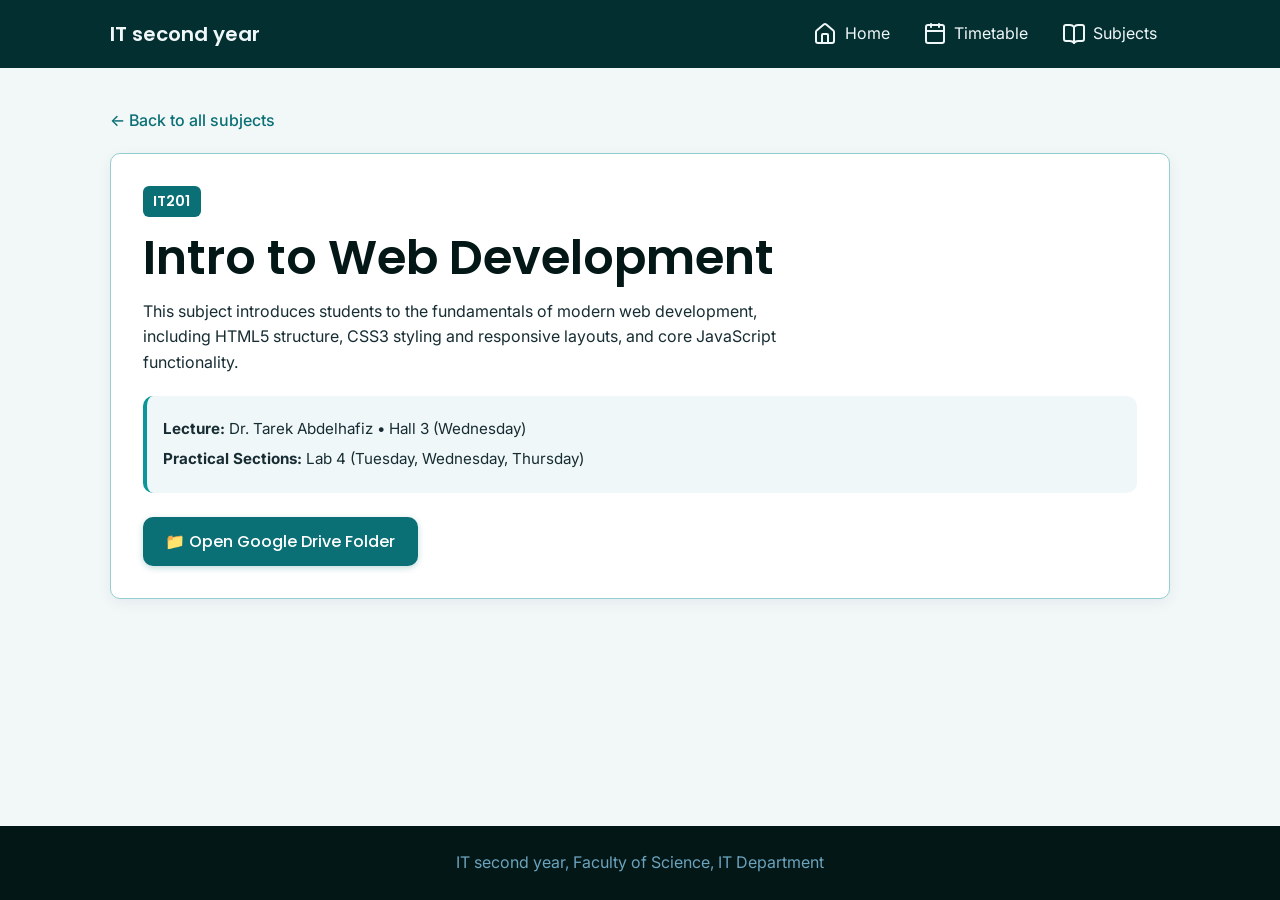
<file: subjects/it201.html>
<!DOCTYPE html>
<!-- تعريف نوع المستند كـ HTML5 واللغة الإنجليزية -->
<html lang="en">

<head>
    <!-- ترميز الحروف العالمي لدعم جميع اللغات -->
    <meta charset="UTF-8">
    <!-- جعل الصفحة متجاوبة مع الهواتف الذكية وجميع الشاشات -->
    <meta name="viewport" content="width=device-width, initial-scale=1.0">
    <title>IT201 - Intro to Web Development | IT second year</title>

    <!-- استدعاء خطوط Google Fonts (Inter و Poppins) -->
    <link rel="preconnect" href="https://fonts.googleapis.com">
    <link rel="preconnect" href="https://fonts.gstatic.com" crossorigin>
    <link href="https://fonts.googleapis.com/css2?family=Inter:wght@400;500&family=Poppins:wght@500;600&display=swap"
        rel="stylesheet">

    <!-- ربط ملفات التنسيق CSS من المجلد الأب (CSS/) -->
    <link rel="stylesheet" href="../CSS/style.css">
    <link rel="stylesheet" href="../CSS/home.css">
</head>

<body>

    <!-- =====================================================
         شريط الهيدر العلوي والتنقل (Header & Nav)
         يربط مع الصفحة الرئيسية وأقسامها
         ===================================================== -->
    <header class="site-header">
        <div class="container header-inner">
            <!-- رابط شعار الموقع يرجع للصفحة الرئيسية -->
            <a class="site-name" href="../index.html">IT second year</a>
            <nav aria-label="Main">
                <ul class="nav-list">
                    <li><a href="../index.html"><svg aria-hidden="true" width="24" height="24" viewBox="0 0 24 24" fill="none" stroke="currentColor" stroke-width="2" stroke-linecap="round" stroke-linejoin="round"><path d="M15 21v-8a1 1 0 0 0-1-1h-4a1 1 0 0 0-1 1v8"/><path d="M3 10a2 2 0 0 1 .709-1.528l7-6a2 2 0 0 1 2.582 0l7 6A2 2 0 0 1 21 10v9a2 2 0 0 1-2 2H5a2 2 0 0 1-2-2z"/></svg>Home</a></li>
                    <!-- الانتقال المباشر لقسم الجدول في الصفحة الرئيسية -->
                    <li><a href="../index.html#timetable"><svg aria-hidden="true" width="24" height="24" viewBox="0 0 24 24" fill="none" stroke="currentColor" stroke-width="2" stroke-linecap="round" stroke-linejoin="round"><path d="M8 2v3"/><path d="M16 2v3"/><rect x="3" y="3" width="18" height="18" rx="2"/><path d="M3 9h18"/></svg>Timetable</a></li>
                    <!-- الانتقال لقسم شبكة المواد في الصفحة الرئيسية -->
                    <li><a href="../index.html#subjects"><svg aria-hidden="true" width="24" height="24" viewBox="0 0 24 24" fill="none" stroke="currentColor" stroke-width="2" stroke-linecap="round" stroke-linejoin="round"><path d="M12 5v16"/><path d="M20.001 19A2 2 0 0022 17V5a2 2 0 00-1.999-2L16 3.002A5 5 0 0012 5a5 5 0 00-4-2H4a2 2 0 00-2 2v12a2 2 0 001.999 2H8a5 5 0 014 2 5 5 0 014-2z"/></svg>Subjects</a></li>
                </ul>
            </nav>
        </div>
    </header>

    <main>
        <section class="section">
            <div class="container">
                <!-- زر رجوع لقسم المواد في الصفحة الرئيسية -->
                <a class="back-link" href="../index.html#subjects">&larr; Back to all subjects</a>

                <!-- بطاقة تفاصيل المادة الدراسية -->
                <div class="subject-detail-card">
                    <!-- بادج كود المادة -->
                    <span class="subject-code-badge">IT201</span>
                    <!-- عنوان المادة الرئيسي -->
                    <h1>Intro to Web Development</h1>
                    <!-- نبذة مختصرة عن المنهج -->
                    <p>
                        This subject introduces students to the fundamentals of modern web development,
                        including HTML5 structure, CSS3 styling and responsive layouts, and core JavaScript functionality.
                    </p>

                    <!-- مربع معلومات مواعيد المحاضرة والمعامل -->
                    <div class="subject-meta-info">
                        <p><strong>Lecture:</strong> Dr. Tarek Abdelhafiz &bull; Hall 3 (Wednesday)</p>
                        <p><strong>Practical Sections:</strong> Lab 4 (Tuesday, Wednesday, Thursday)</p>
                    </div>

                    <!-- زر يفتح مجلد جوجل درايف الخاص بمذكرات وكتب المادة في نافذة جديدة (target="_blank") -->
                    <a class="btn btn-green btn-drive" href="https://drive.google.com/drive/folders/1cOohzwPT-kI6C0GBv8lkBZfUi-l4G_wR?usp=drive_link" target="_blank" rel="noopener noreferrer">
                        📁 Open Google Drive Folder
                    </a>
                </div>
            </div>
        </section>
    </main>

    <!-- الفوتر السفلي -->
    <footer class="site-footer">
        <div class="container">
            <p>IT second year, Faculty of Science, IT Department</p>
        </div>
    </footer>

</body>

</html>
</file>
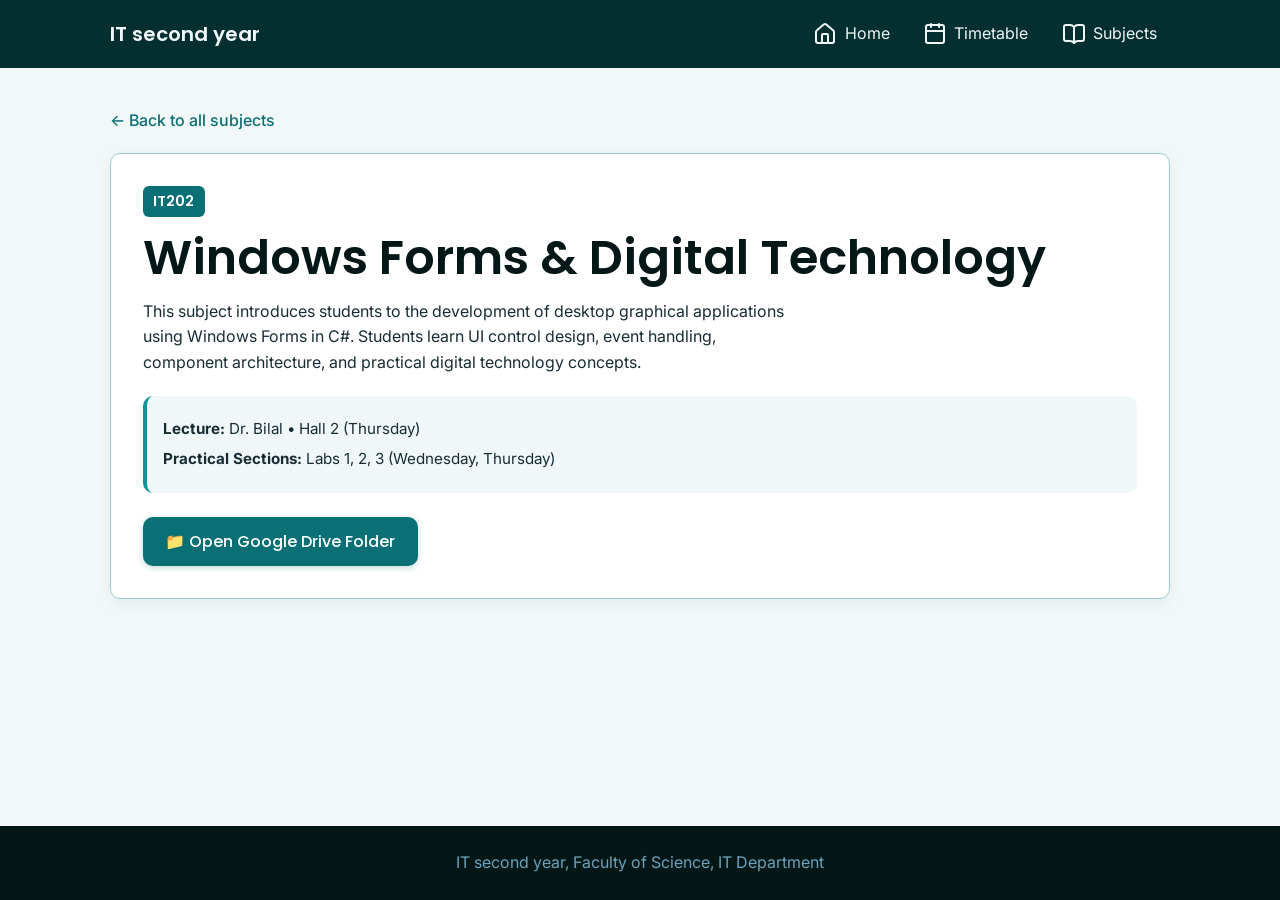
<file: subjects/it202.html>
<!DOCTYPE html>
<!-- تعريف نوع المستند كـ HTML5 واللغة الإنجليزية -->
<html lang="en">

<head>
    <!-- ترميز الحروف العالمي لدعم جميع اللغات -->
    <meta charset="UTF-8">
    <!-- جعل الصفحة متجاوبة مع الهواتف الذكية وجميع الشاشات -->
    <meta name="viewport" content="width=device-width, initial-scale=1.0">
    <title>IT202 - Windows Forms & Digital Technology | IT second year</title>

    <!-- استدعاء خطوط Google Fonts (Inter و Poppins) -->
    <link rel="preconnect" href="https://fonts.googleapis.com">
    <link rel="preconnect" href="https://fonts.gstatic.com" crossorigin>
    <link href="https://fonts.googleapis.com/css2?family=Inter:wght@400;500&family=Poppins:wght@500;600&display=swap"
        rel="stylesheet">

    <!-- ربط ملفات التنسيق CSS من المجلد الأب (CSS/) -->
    <link rel="stylesheet" href="../CSS/style.css">
    <link rel="stylesheet" href="../CSS/home.css">
</head>

<body>

    <!-- =====================================================
         شريط الهيدر العلوي والتنقل (Header & Nav)
         ===================================================== -->
    <header class="site-header">
        <div class="container header-inner">
            <a class="site-name" href="../index.html">IT second year</a>
            <nav aria-label="Main">
                <ul class="nav-list">
                    <li><a href="../index.html"><svg aria-hidden="true" width="24" height="24" viewBox="0 0 24 24" fill="none" stroke="currentColor" stroke-width="2" stroke-linecap="round" stroke-linejoin="round"><path d="M15 21v-8a1 1 0 0 0-1-1h-4a1 1 0 0 0-1 1v8"/><path d="M3 10a2 2 0 0 1 .709-1.528l7-6a2 2 0 0 1 2.582 0l7 6A2 2 0 0 1 21 10v9a2 2 0 0 1-2 2H5a2 2 0 0 1-2-2z"/></svg>Home</a></li>
                    <li><a href="../index.html#timetable"><svg aria-hidden="true" width="24" height="24" viewBox="0 0 24 24" fill="none" stroke="currentColor" stroke-width="2" stroke-linecap="round" stroke-linejoin="round"><path d="M8 2v3"/><path d="M16 2v3"/><rect x="3" y="3" width="18" height="18" rx="2"/><path d="M3 9h18"/></svg>Timetable</a></li>
                    <li><a href="../index.html#subjects"><svg aria-hidden="true" width="24" height="24" viewBox="0 0 24 24" fill="none" stroke="currentColor" stroke-width="2" stroke-linecap="round" stroke-linejoin="round"><path d="M12 5v16"/><path d="M20.001 19A2 2 0 0022 17V5a2 2 0 00-1.999-2L16 3.002A5 5 0 0012 5a5 5 0 00-4-2H4a2 2 0 00-2 2v12a2 2 0 001.999 2H8a5 5 0 014 2 5 5 0 014-2z"/></svg>Subjects</a></li>
                </ul>
            </nav>
        </div>
    </header>

    <main>
        <section class="section">
            <div class="container">
                <!-- زر رجوع لقسم المواد في الصفحة الرئيسية -->
                <a class="back-link" href="../index.html#subjects">&larr; Back to all subjects</a>

                <!-- بطاقة تفاصيل المادة الدراسية -->
                <div class="subject-detail-card">
                    <span class="subject-code-badge">IT202</span>
                    <h1>Windows Forms & Digital Technology</h1>
                    <p>
                        This subject introduces students to the development of desktop graphical applications using Windows Forms in C#.
                        Students learn UI control design, event handling, component architecture, and practical digital technology concepts.
                    </p>

                    <!-- مربع معلومات مواعيد المحاضرة والمعامل -->
                    <div class="subject-meta-info">
                        <p><strong>Lecture:</strong> Dr. Bilal &bull; Hall 2 (Thursday)</p>
                        <p><strong>Practical Sections:</strong> Labs 1, 2, 3 (Wednesday, Thursday)</p>
                    </div>

                    <!-- زر يفتح مجلد جوجل درايف الخاص بمذكرات وكتب المادة في نافذة جديدة -->
                    <a class="btn btn-green btn-drive" href="https://drive.google.com/drive/folders/1oHsVp1ciHmCRHO3u0vJTFI9fGfBVNMkH?usp=drive_link" target="_blank" rel="noopener noreferrer">
                        📁 Open Google Drive Folder
                    </a>
                </div>
            </div>
        </section>
    </main>

    <!-- الفوتر السفلي -->
    <footer class="site-footer">
        <div class="container">
            <p>IT second year, Faculty of Science, IT Department</p>
        </div>
    </footer>

</body>

</html>
</file>
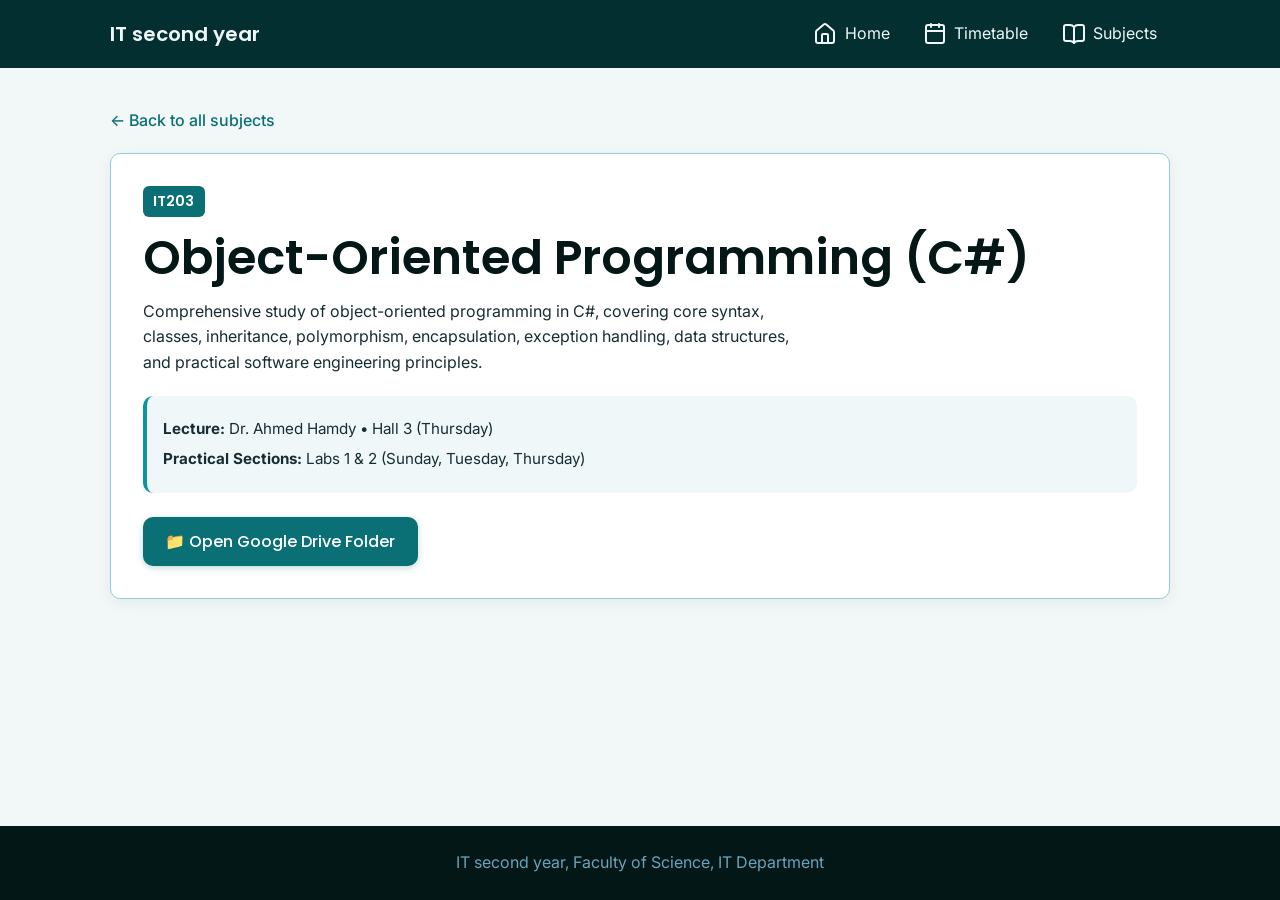
<file: subjects/it203.html>
<!DOCTYPE html>
<!-- تعريف نوع المستند كـ HTML5 واللغة الإنجليزية -->
<html lang="en">

<head>
    <!-- ترميز الحروف العالمي لدعم جميع اللغات -->
    <meta charset="UTF-8">
    <!-- جعل الصفحة متجاوبة مع الهواتف الذكية وجميع الشاشات -->
    <meta name="viewport" content="width=device-width, initial-scale=1.0">
    <title>IT203 - Object-Oriented Programming (C#) | IT second year</title>

    <!-- استدعاء خطوط Google Fonts (Inter و Poppins) -->
    <link rel="preconnect" href="https://fonts.googleapis.com">
    <link rel="preconnect" href="https://fonts.gstatic.com" crossorigin>
    <link href="https://fonts.googleapis.com/css2?family=Inter:wght@400;500&family=Poppins:wght@500;600&display=swap"
        rel="stylesheet">

    <!-- ربط ملفات التنسيق CSS من المجلد الأب (CSS/) -->
    <link rel="stylesheet" href="../CSS/style.css">
    <link rel="stylesheet" href="../CSS/home.css">
</head>

<body>

    <!-- =====================================================
         شريط الهيدر العلوي والتنقل (Header & Nav)
         ===================================================== -->
    <header class="site-header">
        <div class="container header-inner">
            <a class="site-name" href="../index.html">IT second year</a>
            <nav aria-label="Main">
                <ul class="nav-list">
                    <li><a href="../index.html"><svg aria-hidden="true" width="24" height="24" viewBox="0 0 24 24" fill="none" stroke="currentColor" stroke-width="2" stroke-linecap="round" stroke-linejoin="round"><path d="M15 21v-8a1 1 0 0 0-1-1h-4a1 1 0 0 0-1 1v8"/><path d="M3 10a2 2 0 0 1 .709-1.528l7-6a2 2 0 0 1 2.582 0l7 6A2 2 0 0 1 21 10v9a2 2 0 0 1-2 2H5a2 2 0 0 1-2-2z"/></svg>Home</a></li>
                    <li><a href="../index.html#timetable"><svg aria-hidden="true" width="24" height="24" viewBox="0 0 24 24" fill="none" stroke="currentColor" stroke-width="2" stroke-linecap="round" stroke-linejoin="round"><path d="M8 2v3"/><path d="M16 2v3"/><rect x="3" y="3" width="18" height="18" rx="2"/><path d="M3 9h18"/></svg>Timetable</a></li>
                    <li><a href="../index.html#subjects"><svg aria-hidden="true" width="24" height="24" viewBox="0 0 24 24" fill="none" stroke="currentColor" stroke-width="2" stroke-linecap="round" stroke-linejoin="round"><path d="M12 5v16"/><path d="M20.001 19A2 2 0 0022 17V5a2 2 0 00-1.999-2L16 3.002A5 5 0 0012 5a5 5 0 00-4-2H4a2 2 0 00-2 2v12a2 2 0 001.999 2H8a5 5 0 014 2 5 5 0 014-2z"/></svg>Subjects</a></li>
                </ul>
            </nav>
        </div>
    </header>

    <main>
        <section class="section">
            <div class="container">
                <!-- زر رجوع لقسم المواد في الصفحة الرئيسية -->
                <a class="back-link" href="../index.html#subjects">&larr; Back to all subjects</a>

                <!-- بطاقة تفاصيل المادة الدراسية -->
                <div class="subject-detail-card">
                    <span class="subject-code-badge">IT203</span>
                    <h1>Object-Oriented Programming (C#)</h1>
                    <p>
                        Comprehensive study of object-oriented programming in C#, covering core syntax, classes, inheritance,
                        polymorphism, encapsulation, exception handling, data structures, and practical software engineering principles.
                    </p>

                    <!-- مربع معلومات مواعيد المحاضرة والمعامل -->
                    <div class="subject-meta-info">
                        <p><strong>Lecture:</strong> Dr. Ahmed Hamdy &bull; Hall 3 (Thursday)</p>
                        <p><strong>Practical Sections:</strong> Labs 1 & 2 (Sunday, Tuesday, Thursday)</p>
                    </div>

                    <!-- زر يفتح مجلد جوجل درايف الخاص بمذكرات وكتب المادة في نافذة جديدة -->
                    <a class="btn btn-green btn-drive" href="https://drive.google.com/drive/folders/1khVFJllT1bQCPb1PmkTafRWVBCw04nu7?usp=drive_link" target="_blank" rel="noopener noreferrer">
                        📁 Open Google Drive Folder
                    </a>
                </div>
            </div>
        </section>
    </main>

    <!-- الفوتر السفلي -->
    <footer class="site-footer">
        <div class="container">
            <p>IT second year, Faculty of Science, IT Department</p>
        </div>
    </footer>

</body>

</html>
</file>
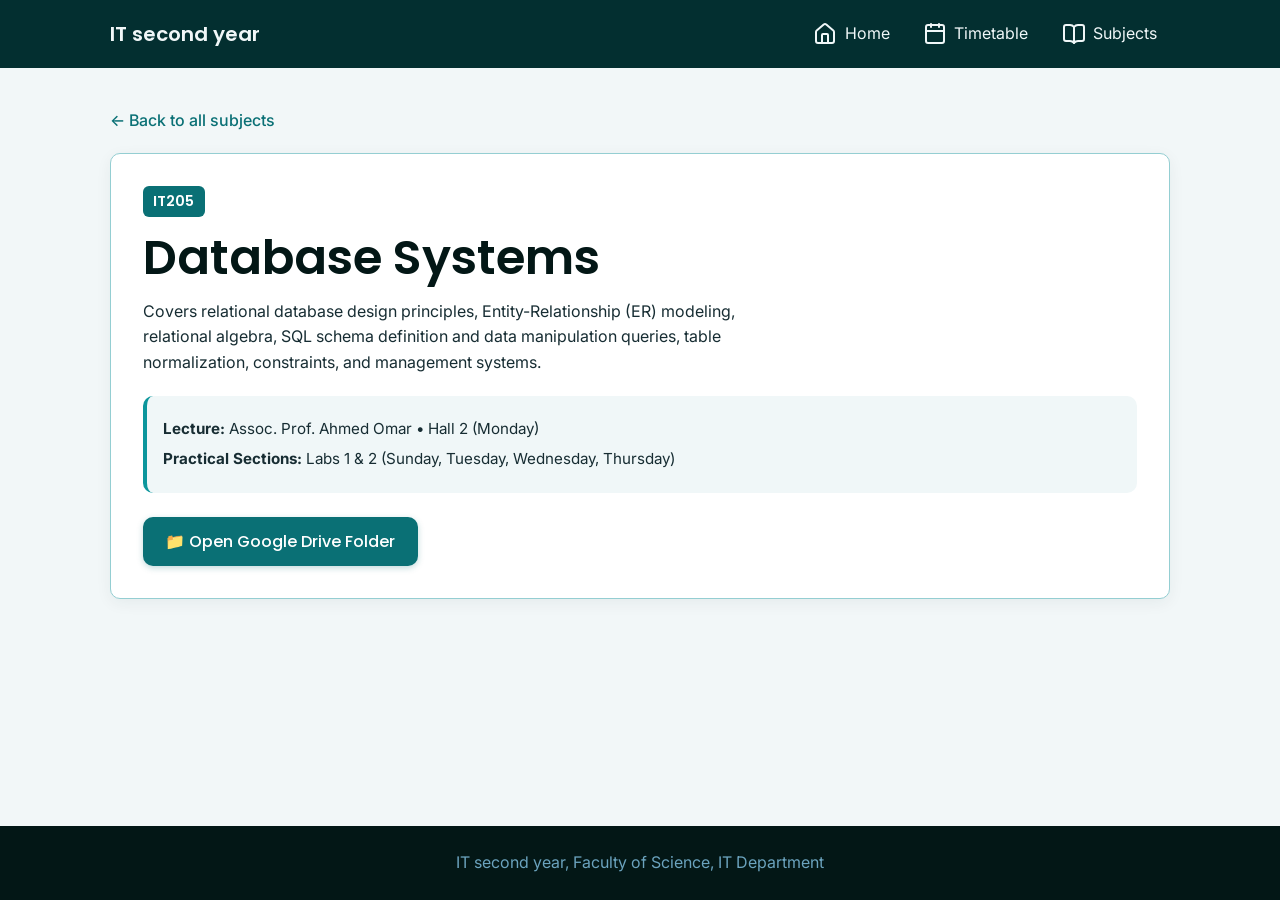
<file: subjects/it205.html>
<!DOCTYPE html>
<!-- تعريف نوع المستند كـ HTML5 واللغة الإنجليزية -->
<html lang="en">

<head>
    <!-- ترميز الحروف العالمي لدعم جميع اللغات -->
    <meta charset="UTF-8">
    <!-- جعل الصفحة متجاوبة مع الهواتف الذكية وجميع الشاشات -->
    <meta name="viewport" content="width=device-width, initial-scale=1.0">
    <title>IT205 - Database Systems | IT second year</title>

    <!-- استدعاء خطوط Google Fonts (Inter و Poppins) -->
    <link rel="preconnect" href="https://fonts.googleapis.com">
    <link rel="preconnect" href="https://fonts.gstatic.com" crossorigin>
    <link href="https://fonts.googleapis.com/css2?family=Inter:wght@400;500&family=Poppins:wght@500;600&display=swap"
        rel="stylesheet">

    <!-- ربط ملفات التنسيق CSS من المجلد الأب (CSS/) -->
    <link rel="stylesheet" href="../CSS/style.css">
    <link rel="stylesheet" href="../CSS/home.css">
</head>

<body>

    <!-- =====================================================
         شريط الهيدر العلوي والتنقل (Header & Nav)
         ===================================================== -->
    <header class="site-header">
        <div class="container header-inner">
            <a class="site-name" href="../index.html">IT second year</a>
            <nav aria-label="Main">
                <ul class="nav-list">
                    <li><a href="../index.html"><svg aria-hidden="true" width="24" height="24" viewBox="0 0 24 24" fill="none" stroke="currentColor" stroke-width="2" stroke-linecap="round" stroke-linejoin="round"><path d="M15 21v-8a1 1 0 0 0-1-1h-4a1 1 0 0 0-1 1v8"/><path d="M3 10a2 2 0 0 1 .709-1.528l7-6a2 2 0 0 1 2.582 0l7 6A2 2 0 0 1 21 10v9a2 2 0 0 1-2 2H5a2 2 0 0 1-2-2z"/></svg>Home</a></li>
                    <li><a href="../index.html#timetable"><svg aria-hidden="true" width="24" height="24" viewBox="0 0 24 24" fill="none" stroke="currentColor" stroke-width="2" stroke-linecap="round" stroke-linejoin="round"><path d="M8 2v3"/><path d="M16 2v3"/><rect x="3" y="3" width="18" height="18" rx="2"/><path d="M3 9h18"/></svg>Timetable</a></li>
                    <li><a href="../index.html#subjects"><svg aria-hidden="true" width="24" height="24" viewBox="0 0 24 24" fill="none" stroke="currentColor" stroke-width="2" stroke-linecap="round" stroke-linejoin="round"><path d="M12 5v16"/><path d="M20.001 19A2 2 0 0022 17V5a2 2 0 00-1.999-2L16 3.002A5 5 0 0012 5a5 5 0 00-4-2H4a2 2 0 00-2 2v12a2 2 0 001.999 2H8a5 5 0 014 2 5 5 0 014-2z"/></svg>Subjects</a></li>
                </ul>
            </nav>
        </div>
    </header>

    <main>
        <section class="section">
            <div class="container">
                <!-- زر رجوع لقسم المواد في الصفحة الرئيسية -->
                <a class="back-link" href="../index.html#subjects">&larr; Back to all subjects</a>

                <!-- بطاقة تفاصيل المادة الدراسية -->
                <div class="subject-detail-card">
                    <span class="subject-code-badge">IT205</span>
                    <h1>Database Systems</h1>
                    <p>
                        Covers relational database design principles, Entity-Relationship (ER) modeling, relational algebra,
                        SQL schema definition and data manipulation queries, table normalization, constraints, and management systems.
                    </p>

                    <!-- مربع معلومات مواعيد المحاضرة والمعامل -->
                    <div class="subject-meta-info">
                        <p><strong>Lecture:</strong> Assoc. Prof. Ahmed Omar &bull; Hall 2 (Monday)</p>
                        <p><strong>Practical Sections:</strong> Labs 1 & 2 (Sunday, Tuesday, Wednesday, Thursday)</p>
                    </div>

                    <!-- زر يفتح مجلد جوجل درايف الخاص بمذكرات وكتب المادة في نافذة جديدة -->
                    <a class="btn btn-green btn-drive" href="https://drive.google.com/drive/folders/1bfv6iiHCZ-Uw30tIo0PT7v1VjUvswue9?usp=drive_link" target="_blank" rel="noopener noreferrer">
                        📁 Open Google Drive Folder
                    </a>
                </div>
            </div>
        </section>
    </main>

    <!-- الفوتر السفلي -->
    <footer class="site-footer">
        <div class="container">
            <p>IT second year, Faculty of Science, IT Department</p>
        </div>
    </footer>

</body>

</html>
</file>
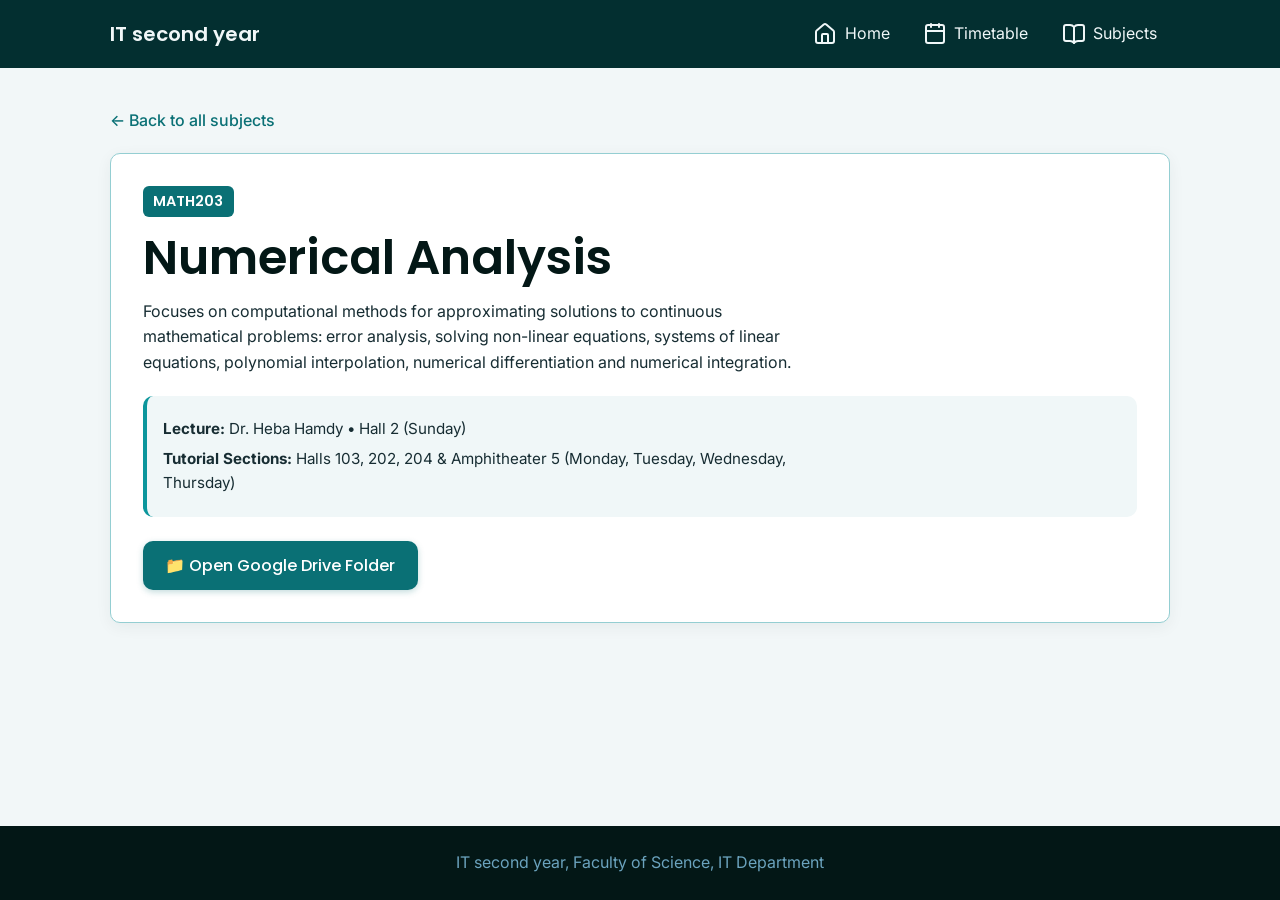
<file: subjects/math203.html>
<!DOCTYPE html>
<!-- تعريف نوع المستند كـ HTML5 واللغة الإنجليزية -->
<html lang="en">

<head>
    <!-- ترميز الحروف العالمي لدعم جميع اللغات -->
    <meta charset="UTF-8">
    <!-- جعل الصفحة متجاوبة مع الهواتف الذكية وجميع الشاشات -->
    <meta name="viewport" content="width=device-width, initial-scale=1.0">
    <title>MATH203 - Numerical Analysis | IT second year</title>

    <!-- استدعاء خطوط Google Fonts (Inter و Poppins) -->
    <link rel="preconnect" href="https://fonts.googleapis.com">
    <link rel="preconnect" href="https://fonts.gstatic.com" crossorigin>
    <link href="https://fonts.googleapis.com/css2?family=Inter:wght@400;500&family=Poppins:wght@500;600&display=swap"
        rel="stylesheet">

    <!-- ربط ملفات التنسيق CSS من المجلد الأب (CSS/) -->
    <link rel="stylesheet" href="../CSS/style.css">
    <link rel="stylesheet" href="../CSS/home.css">
</head>

<body>

    <!-- =====================================================
         شريط الهيدر العلوي والتنقل (Header & Nav)
         ===================================================== -->
    <header class="site-header">
        <div class="container header-inner">
            <a class="site-name" href="../index.html">IT second year</a>
            <nav aria-label="Main">
                <ul class="nav-list">
                    <li><a href="../index.html"><svg aria-hidden="true" width="24" height="24" viewBox="0 0 24 24" fill="none" stroke="currentColor" stroke-width="2" stroke-linecap="round" stroke-linejoin="round"><path d="M15 21v-8a1 1 0 0 0-1-1h-4a1 1 0 0 0-1 1v8"/><path d="M3 10a2 2 0 0 1 .709-1.528l7-6a2 2 0 0 1 2.582 0l7 6A2 2 0 0 1 21 10v9a2 2 0 0 1-2 2H5a2 2 0 0 1-2-2z"/></svg>Home</a></li>
                    <li><a href="../index.html#timetable"><svg aria-hidden="true" width="24" height="24" viewBox="0 0 24 24" fill="none" stroke="currentColor" stroke-width="2" stroke-linecap="round" stroke-linejoin="round"><path d="M8 2v3"/><path d="M16 2v3"/><rect x="3" y="3" width="18" height="18" rx="2"/><path d="M3 9h18"/></svg>Timetable</a></li>
                    <li><a href="../index.html#subjects"><svg aria-hidden="true" width="24" height="24" viewBox="0 0 24 24" fill="none" stroke="currentColor" stroke-width="2" stroke-linecap="round" stroke-linejoin="round"><path d="M12 5v16"/><path d="M20.001 19A2 2 0 0022 17V5a2 2 0 00-1.999-2L16 3.002A5 5 0 0012 5a5 5 0 00-4-2H4a2 2 0 00-2 2v12a2 2 0 001.999 2H8a5 5 0 014 2 5 5 0 014-2z"/></svg>Subjects</a></li>
                </ul>
            </nav>
        </div>
    </header>

    <main>
        <section class="section">
            <div class="container">
                <!-- زر رجوع لقسم المواد في الصفحة الرئيسية -->
                <a class="back-link" href="../index.html#subjects">&larr; Back to all subjects</a>

                <!-- بطاقة تفاصيل المادة الدراسية -->
                <div class="subject-detail-card">
                    <span class="subject-code-badge">MATH203</span>
                    <h1>Numerical Analysis</h1>
                    <p>
                        Focuses on computational methods for approximating solutions to continuous mathematical problems:
                        error analysis, solving non-linear equations, systems of linear equations, polynomial interpolation,
                        numerical differentiation and numerical integration.
                    </p>

                    <!-- مربع معلومات مواعيد المحاضرة والمعامل -->
                    <div class="subject-meta-info">
                        <p><strong>Lecture:</strong> Dr. Heba Hamdy &bull; Hall 2 (Sunday)</p>
                        <p><strong>Tutorial Sections:</strong> Halls 103, 202, 204 & Amphitheater 5 (Monday, Tuesday, Wednesday, Thursday)</p>
                    </div>

                    <!-- زر يفتح مجلد جوجل درايف الخاص بمذكرات وكتب المادة في نافذة جديدة -->
                    <a class="btn btn-green btn-drive" href="https://drive.google.com/drive/folders/1RO0RHQ4qpPMIEpjbCKETQSOUdx8ZTdFu?usp=drive_link" target="_blank" rel="noopener noreferrer">
                        📁 Open Google Drive Folder
                    </a>
                </div>
            </div>
        </section>
    </main>

    <!-- الفوتر السفلي -->
    <footer class="site-footer">
        <div class="container">
            <p>IT second year, Faculty of Science, IT Department</p>
        </div>
    </footer>

</body>

</html>
</file>
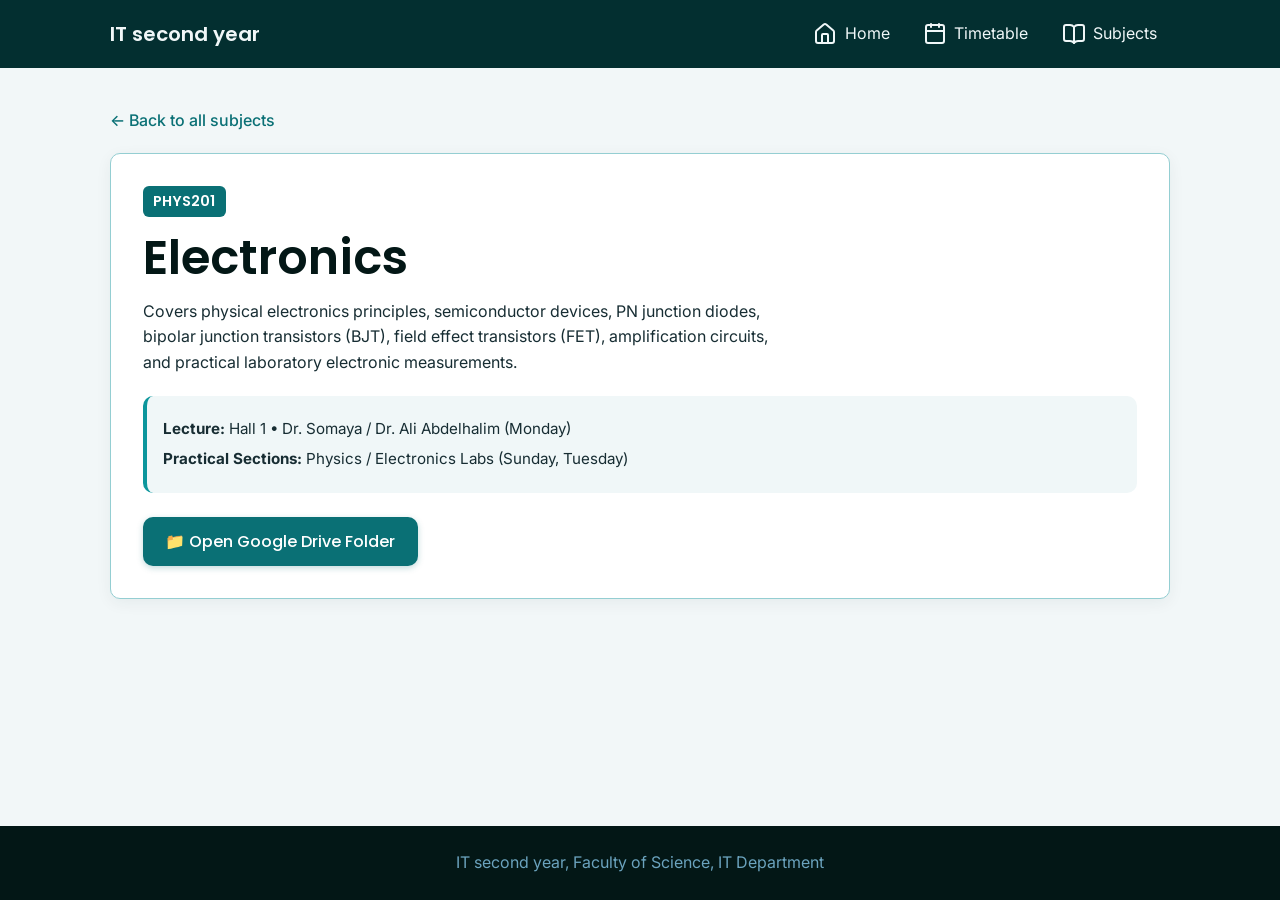
<file: subjects/phys201.html>
<!DOCTYPE html>
<!-- تعريف نوع المستند كـ HTML5 واللغة الإنجليزية -->
<html lang="en">

<head>
    <!-- ترميز الحروف العالمي لدعم جميع اللغات -->
    <meta charset="UTF-8">
    <!-- جعل الصفحة متجاوبة مع الهواتف الذكية وجميع الشاشات -->
    <meta name="viewport" content="width=device-width, initial-scale=1.0">
    <title>PHYS201 - Electronics | IT second year</title>

    <!-- استدعاء خطوط Google Fonts (Inter و Poppins) -->
    <link rel="preconnect" href="https://fonts.googleapis.com">
    <link rel="preconnect" href="https://fonts.gstatic.com" crossorigin>
    <link href="https://fonts.googleapis.com/css2?family=Inter:wght@400;500&family=Poppins:wght@500;600&display=swap"
        rel="stylesheet">

    <!-- ربط ملفات التنسيق CSS من المجلد الأب (CSS/) -->
    <link rel="stylesheet" href="../CSS/style.css">
    <link rel="stylesheet" href="../CSS/home.css">
</head>

<body>

    <!-- =====================================================
         شريط الهيدر العلوي والتنقل (Header & Nav)
         ===================================================== -->
    <header class="site-header">
        <div class="container header-inner">
            <a class="site-name" href="../index.html">IT second year</a>
            <nav aria-label="Main">
                <ul class="nav-list">
                    <li><a href="../index.html"><svg aria-hidden="true" width="24" height="24" viewBox="0 0 24 24" fill="none" stroke="currentColor" stroke-width="2" stroke-linecap="round" stroke-linejoin="round"><path d="M15 21v-8a1 1 0 0 0-1-1h-4a1 1 0 0 0-1 1v8"/><path d="M3 10a2 2 0 0 1 .709-1.528l7-6a2 2 0 0 1 2.582 0l7 6A2 2 0 0 1 21 10v9a2 2 0 0 1-2 2H5a2 2 0 0 1-2-2z"/></svg>Home</a></li>
                    <li><a href="../index.html#timetable"><svg aria-hidden="true" width="24" height="24" viewBox="0 0 24 24" fill="none" stroke="currentColor" stroke-width="2" stroke-linecap="round" stroke-linejoin="round"><path d="M8 2v3"/><path d="M16 2v3"/><rect x="3" y="3" width="18" height="18" rx="2"/><path d="M3 9h18"/></svg>Timetable</a></li>
                    <li><a href="../index.html#subjects"><svg aria-hidden="true" width="24" height="24" viewBox="0 0 24 24" fill="none" stroke="currentColor" stroke-width="2" stroke-linecap="round" stroke-linejoin="round"><path d="M12 5v16"/><path d="M20.001 19A2 2 0 0022 17V5a2 2 0 00-1.999-2L16 3.002A5 5 0 0012 5a5 5 0 00-4-2H4a2 2 0 00-2 2v12a2 2 0 001.999 2H8a5 5 0 014 2 5 5 0 014-2z"/></svg>Subjects</a></li>
                </ul>
            </nav>
        </div>
    </header>

    <main>
        <section class="section">
            <div class="container">
                <!-- زر رجوع لقسم المواد في الصفحة الرئيسية -->
                <a class="back-link" href="../index.html#subjects">&larr; Back to all subjects</a>

                <!-- بطاقة تفاصيل المادة الدراسية -->
                <div class="subject-detail-card">
                    <span class="subject-code-badge">PHYS201</span>
                    <h1>Electronics</h1>
                    <p>
                        Covers physical electronics principles, semiconductor devices, PN junction diodes, bipolar junction transistors (BJT),
                        field effect transistors (FET), amplification circuits, and practical laboratory electronic measurements.
                    </p>

                    <!-- مربع معلومات مواعيد المحاضرة والمعامل -->
                    <div class="subject-meta-info">
                        <p><strong>Lecture:</strong> Hall 1 &bull; Dr. Somaya / Dr. Ali Abdelhalim (Monday)</p>
                        <p><strong>Practical Sections:</strong> Physics / Electronics Labs (Sunday, Tuesday)</p>
                    </div>

                    <!-- زر يفتح مجلد جوجل درايف الخاص بمذكرات وكتب المادة في نافذة جديدة -->
                    <a class="btn btn-green btn-drive" href="https://drive.google.com/drive/folders/1urBUMkP_IKQfVWTvqksMrE-IRRNSFFou?usp=drive_link" target="_blank" rel="noopener noreferrer">
                        📁 Open Google Drive Folder
                    </a>
                </div>
            </div>
        </section>
    </main>

    <!-- الفوتر السفلي -->
    <footer class="site-footer">
        <div class="container">
            <p>IT second year, Faculty of Science, IT Department</p>
        </div>
    </footer>

</body>

</html>
</file>
<file: CSS/style.css>
/* =====================================================
   IT second year - التنسيقات العامة للموقع (Global Styles)
   هذا الملف يتم تحميله في جميع صفحات الموقع لتوحيد التصميم.
   ===================================================== */


/* -----------------------------------------------------
   1. متغيرات التصميم (Design Tokens / CSS Variables)
   نظام ألوان متكامل مستوحى من باليت التيل والبترولي:
   #031716, #032F30, #0A7075, #0C969C, #6BA3BE, #274D60
   ----------------------------------------------------- */
:root {
    /* درجات التيل / البترولي الفيروزي (Teal Palette Scale) */
    --teal-50:  #F0F7F8;   /* تيل هادئ جداً للخلفيات الفاتحة المريحة للعين */
    --teal-100: #D4EFF2;   /* تيل فاتح لكروت المحاضرات والحدود الناعمة */
    --teal-200: #94CED2;   /* تيل ناعم للحدود والخطوط الفاصلة */
    --teal-400: #0C969C;   /* فيروزي حيوي من اللوحة للـ Focus والتأثيرات النشطة */
    --teal-600: #0A7075;   /* تيل محيطي أنيق من اللوحة للبادجات والأزرار والروابط */
    --teal-800: #032F30;   /* تيل داكن غني من اللوحة لخلفية الهيدر وحالات الـ Hover */
    --teal-900: #031716;   /* تيل داكن جداً (شبه أسود) من اللوحة للعناوين والفوتر */

    /* درجات السليت / البترولي الأزرق (Slate / Petrol Blue Scale) */
    --slate-50:  #F4F8FA;  /* رمادي بترولي فاتح جداً */
    --slate-100: #E0EBF0;  /* خطوط فاصلة رقيقة */
    --slate-200: #6BA3BE;  /* أزرق رمادي ناعم من اللوحة للبادجات والديكور */
    --slate-400: #467991;  /* بترولي متوسط */
    --slate-600: #274D60;  /* كحلي بترولي أنيق من اللوحة لكروت السكاشن والأزرار */
    --slate-800: #1B3847;  /* بترولي داكن لحالات Hover */
    --slate-900: #11242E;  /* نصوص داكنة */

    /* متغيرات التوافق مع التسميات السابقة */
    --green-50:  var(--teal-50);
    --green-100: var(--teal-100);
    --green-200: var(--teal-200);
    --green-400: var(--teal-400);
    --green-600: var(--teal-600);
    --green-800: var(--teal-800);
    --green-900: var(--teal-900);

    --brown-50:  var(--teal-50);
    --brown-100: var(--slate-100);
    --brown-200: var(--teal-400);
    --brown-400: var(--slate-200);
    --brown-600: var(--slate-600);
    --brown-800: var(--slate-800);
    --brown-900: var(--teal-900);

    /* تخصيص استخدام الألوان في الموقع (Role Colors) */
    --color-page: #F2F7F8;               /* خلفية الصفحة كاملة بدرجة هادئة ومريحة للعين */
    --color-card-bg: #FFFFFF;            /* خلفية الكروت والبطاقات الأساسية */
    --color-text: #172D33;               /* لون النصوص عالي الوضوح والتباين */
    --color-heading: #031716;            /* لون العناوين الرئيسية (#031716) */
    --color-header: #032F30;             /* لون الهيدر (#032F30) */
    --color-header-text: #F0F7F8;         /* لون نصوص الهيدر الفاتح */
    --color-footer: #031716;             /* لون الفوتر (#031716) */
    --color-footer-text: #6BA3BE;        /* لون نصوص الفوتر من درجات الباليت (#6BA3BE) */
    --color-lecture: #D4EFF2;            /* لون كارت المحاضرة (تيل فاتح متباين) */
    --color-lecture-text: #031716;       /* لون نص كارت المحاضرة عالي التباين */
    --color-section: #274D60;            /* لون كارت السكشن من الباليت (#274D60) */
    --color-section-text: #FFFFFF;       /* لون نص كارت السكشن */
    --color-accent: #0C969C;             /* اللون الفيروزي الحيوي (#0C969C) */
    --color-primary: #0A7075;            /* اللون التيل الأساسي (#0A7075) */

    /* أنواع الخطوط المستخدمة من Google Fonts */
    --font-heading: 'Poppins', system-ui, sans-serif; /* خط العناوين */
    --font-body: 'Inter', system-ui, sans-serif;       /* خط النصوص العامة */

    /* الأحجام والمقاسات القياسية */
    --radius: 10px;       /* استدارة حواف البطاقات والأزرار (Border Radius) */
    --page-width: 1100px; /* أقصى عرض للمحتوى في الصفحة */
}


/* -----------------------------------------------------
   2. التنسيقات الأساسية وتصفير المسافات (Base Styles & Reset)
   ----------------------------------------------------- */

/* تطبيق box-sizing على جميع العناصر لحساب الـ Padding والـ Border ضمن العرض الإجمالي */
*,
*::before,
*::after {
    box-sizing: border-box;
}

/* تفعيل التمرير السلس والانسيابي عند الضغط على الروابط الداخلية (Smooth Scrolling) */
html {
    scroll-behavior: smooth;
}

/* تنسيق جسم الصفحة الأساسي */
body {
    margin: 0;                     /* إزالة الهوامش الافتراضية للمتصفح */
    min-height: 100vh;             /* جعل الصفحة بارتفاع الشاشة على الأقل */
    display: flex;                 /* استخدام Flexbox لتثبيت الفوتر أسفل الصفحة دائماً */
    flex-direction: column;        /* ترتيب العناصر عمودياً (هيدر ثم محتوى ثم فوتر) */
    font-family: var(--font-body); /* تحديد خط النصوص الأساسي */
    font-size: 1rem;               /* حجم الخط القياسي (16px) */
    line-height: 1.6;              /* تباعد مريح بين الأسطر لسهولة القراءة */
    color: var(--color-text);      /* تطبيق لون النص الداكن عالي التباين */
    background: var(--color-page); /* تطبيق لون خلفية الصفحة التيل الهادئ */
}

/* العنصر الرئيسي للمحتوى يتمدد لملء الفراغ ودفع الفوتر للأسفل */
main {
    flex: 1;
}

/* مسافات عمودية موحدة لكل قسم في الصفحة */
.section {
    padding-block: 2.5rem; /* مسافة داخلية من الأعلى والأسفل (40px) */
}

/* تنسيق العناوين (H1, H2, H3) */
h1,
h2,
h3 {
    margin: 0 0 0.75rem;          /* مسافة صغيرة أسفل العنوان */
    font-family: var(--font-heading); /* خط العناوين المميز (Poppins) */
    font-weight: 600;             /* سمك الخط عريض */
    line-height: 1.2;             /* تقليل التباعد بين سطور العناوين */
    color: var(--color-heading);  /* لون العناوين التيل الداكن (#031716) */
}

/* حجم العنوان الرئيسي H1 متجاوب مع حجم الشاشة */
h1 {
    font-size: clamp(2rem, 5vw, 3rem); /* يتغير ديناميكياً بين 32px و 48px */
}

/* حجم العنوان الفرعي H2 متجاوب مع حجم الشاشة */
h2 {
    font-size: clamp(1.4rem, 3vw, 1.8rem); /* يتغير ديناميكياً بين 22px و 28px */
}

/* حجم عنوان الأيام والبطاقات H3 */
h3 {
    font-size: 1.15rem;
}

/* تنسيق الفقرات النصية */
p {
    margin: 0 0 1rem;
    max-width: 65ch; /* تحديد أقصى عرض للسطر لراحة العين أثناء القراءة */
}

/* تنسيق الروابط النصية */
a {
    color: var(--teal-600); /* لون الروابط الأساسي من الباليت (#0A7075) */
    transition: color 0.2s ease;
}

a:hover {
    color: var(--teal-800);
}

/* إطار التحديد عند التنقل باستخدام الكيبورد (Accessibility) */
:focus-visible {
    outline: 3px solid var(--teal-400); /* فيروزي واضح من الباليت (#0C969C) */
    outline-offset: 2px;
}


/* -----------------------------------------------------
   3. حاوية المحتوى (Container)
   تقوم بتوسيط المحتوى ومنعه من التمدد بشكل مفرط على الشاشات الكبيرة
   ----------------------------------------------------- */
.container {
    width: 100%;                  /* عرض كامل على الشاشات الصغيرة */
    max-width: var(--page-width); /* لا يتجاوز 1100px */
    margin-inline: auto;          /* توسيط المحتوى أفقياً في منتصف الشاشة */
    padding-inline: 1.25rem;      /* مسافة أمان على الجانبين (20px) */
}


/* -----------------------------------------------------
   4. الهيدر وشريط التنقل (Header & Navigation)
   ----------------------------------------------------- */

/* الهيدر العلوي يثبت في أعلى الشاشة أثناء التمرير (Sticky) */
.site-header {
    position: sticky;              /* يظل مثبتاً في قمة الشاشة */
    top: 0;                        /* يلتصق بالأعلى */
    z-index: 10;                   /* يظهر فوق باقي عناصر الصفحة */
    background: var(--color-header); /* الخلفية الخضراء الداكنة */
    color: var(--color-header-text); /* لون النص الفاتح */
}

/* ترتيب عناصر الهيدر (اسم الموقع على اليسار والروابط على اليمين) */
.header-inner {
    display: flex;
    flex-wrap: wrap;               /* يلتف تلقائياً على الشاشات الصغيرة */
    align-items: center;           /* محاذاة العناصر عمودياً بالوسط */
    justify-content: space-between;/* ترك مسافة بين اللوجو وقائمة الروابط */
    gap: 0.5rem 1.5rem;
    padding-block: 0.9rem;
}

/* شعار أو اسم الموقع في الهيدر */
.site-name {
    font-family: var(--font-heading);
    font-weight: 600;
    font-size: 1.25rem;
    color: var(--color-header-text);
    text-decoration: none;         /* إزالة الخط السفلي للرابط */
}

/* قائمة روابط الهيدر */
.nav-list {
    display: flex;
    flex-wrap: wrap;
    gap: 0.5rem;
    margin: 0;
    padding: 0;
    list-style: none;              /* إزالة النقاط النقطية للقائمة */
}

/* زر الرابط الفردي في الهيدر */
.nav-list a {
    position: relative;
    display: inline-flex;
    align-items: center;
    gap: 0.45rem;
    padding: 0.4rem 0.8rem;
    border-radius: var(--radius);
    color: var(--color-header-text);
    text-decoration: none;
    transition: background-color 0.2s; /* حركة ناعمة عند مرور الماوس */
}

/* خط سفلي يظهر بانزلاق عند المرور أو التنقل بلوحة المفاتيح */
.nav-list a::after {
    content: "";
    position: absolute;
    inset-inline: 0.8rem;
    bottom: 0.25rem;
    height: 2px;
    background: var(--teal-400); /* فيروزي مميز للرابط النشط (#0C969C) */
    transform: scaleX(0);
    transform-origin: left center;
    transition: transform 0.25s ease;
}

.nav-list a:hover::after,
.nav-list a:focus-visible::after {
    transform: scaleX(1);
}

/* تأثير مرور الماوس على روابط الهيدر */
.nav-list a:hover {
    background: var(--teal-600);
}


/* -----------------------------------------------------
   5. الأزرار العامة (Buttons)
   ----------------------------------------------------- */

/* الزر الأساسي (كحلي بترولي من الباليت #274D60) */
.btn,
a.btn {
    display: inline-flex;
    align-items: center;
    justify-content: center;
    gap: 0.5rem;
    padding: 0.72rem 1.4rem;
    border-radius: var(--radius);
    background: var(--slate-600);      /* لون كحلي بترولي #274D60 */
    color: #ffffff !important;         /* نص أبيض ناصع وثابت لا يتأثر بقواعد a:hover */
    font-family: var(--font-heading);
    font-weight: 500;
    text-decoration: none !important;
    border: none;
    cursor: pointer;
    box-shadow: 0 2px 6px rgba(39, 77, 96, 0.2);
    transition: background-color 0.25s ease, transform 0.2s ease, box-shadow 0.25s ease, color 0.2s ease;
}

/* تأثير مرور الماوس والتركيز على الزر البترولي */
.btn:hover,
a.btn:hover,
.btn:focus-visible,
a.btn:focus-visible {
    background: var(--teal-600);       /* يتحول لتيل محيطي أنيق (#0A7075) */
    color: #ffffff !important;         /* يظل أبيض ناصع وواضح دائماً */
    transform: translateY(-2px);       /* رفع خفيف يعطي إحساساً تفاعلياً */
    box-shadow: 0 6px 16px rgba(10, 112, 117, 0.35);
}

.btn:active,
a.btn:active {
    transform: translateY(0);
    box-shadow: 0 2px 6px rgba(10, 112, 117, 0.2);
}

/* الزر التيل الفيروزي (مثل زر تصفح المواد وزر جوجل درايف) */
.btn-green,
a.btn-green {
    background: var(--teal-600);       /* تيل محيطي (#0A7075) */
    color: #ffffff !important;
    box-shadow: 0 2px 6px rgba(10, 112, 117, 0.25);
}

/* تأثير مرور الماوس والتركيز على الزر التيل */
.btn-green:hover,
a.btn-green:hover,
.btn-green:focus-visible,
a.btn-green:focus-visible {
    background: var(--teal-400);       /* فيروزي مشرق وجذاب من الباليت (#0C969C) */
    color: #ffffff !important;         /* نص أبيض ناصع ومشرق */
    transform: translateY(-2px);       /* رفع خفيف أنيق */
    box-shadow: 0 6px 18px rgba(12, 150, 156, 0.45);
}

.btn-green:active,
a.btn-green:active {
    transform: translateY(0);
    box-shadow: 0 2px 6px rgba(12, 150, 156, 0.2);
}

/* حاوية تضع الأزرار بجانب بعضها مع مسافة فاصلة */
.button-row {
    display: flex;
    flex-wrap: wrap;
    gap: 0.75rem;
}


/* -----------------------------------------------------
   6. الفوتر (Footer)
   ----------------------------------------------------- */
.site-footer {
    padding-block: 1.5rem;
    background: var(--color-footer);      /* خلفية خضراء داكنة */
    color: var(--color-footer-text);      /* نصوص خضراء فاتحة */
    text-align: center;                  /* توسيط النص */
}

.site-footer p {
    margin: 0 auto;
}


/* -----------------------------------------------------
   7. دعم تفضيلات تقليل الحركة (Accessibility / Reduced Motion)
   إيقاف الحركات إذا كان المستخدم يفضل عدم رؤية تأثيرات حركية
   ----------------------------------------------------- */
@media (prefers-reduced-motion: reduce) {
    * {
        transition: none !important;
        animation: none !important;
    }
}


/* -----------------------------------------------------
   8. تنسيقات صفحات تفاصيل المواد (Subject Detail Pages)
   ----------------------------------------------------- */

/* زر الرجوع لقائمة المواد (السهم مع النص) */
.back-link {
    display: inline-flex;
    align-items: center;
    gap: 0.35rem;                  /* مسافة صغيرة بين السهم والكلمة */
    margin-bottom: 1.25rem;
    color: var(--teal-600);        /* تيل من الباليت (#0A7075) */
    text-decoration: none;
    font-weight: 500;
    transition: color 0.2s;
}

/* تفعيل خط سفلي وتغميق اللون عند مرور الماوس */
.back-link:hover {
    color: var(--teal-800);        /* تيل داكن #032F30 */
    text-decoration: underline;
}

/* بطاقة عرض تفاصيل المادة (بيضاء مع ظل خفيف وإطار تيل هادئ) */
.subject-detail-card {
    background: #ffffff;
    border: 1px solid var(--teal-200);
    border-radius: var(--radius);
    padding: 2rem;
    box-shadow: 0 4px 16px rgba(3, 47, 48, 0.06); /* ظل خفيف أنيق */
}

/* شارة كود المادة (مثل IT201, MATH203) */
.subject-code-badge {
    display: inline-block;
    padding: 0.25rem 0.65rem;
    border-radius: 6px;
    background: var(--teal-600);   /* تيل #0A7075 */
    color: #ffffff;
    font-family: var(--font-heading);
    font-weight: 600;
    font-size: 0.9rem;
    margin-bottom: 0.75rem;
}

/* صندوق معلومات مواعيد المحاضرة والسكاشن للمادة */
.subject-meta-info {
    margin: 1.25rem 0 1.5rem;
    padding: 1rem;
    background: var(--teal-50);             /* خلفية تيل باهتة مريحة للعين */
    border-radius: var(--radius);
    border-left: 4px solid var(--teal-400);  /* خط جانبي فيروزي بارز (#0C969C) */
}

.subject-meta-info p {
    margin: 0.35rem 0;
    font-size: 0.95rem;
    color: var(--color-text);
}

/* زر فتح مجلد جوجل درايف */
.btn-drive,
a.btn-drive {
    display: inline-flex;
    align-items: center;
    gap: 0.5rem;                   /* مسافة بين أيقونة المجلد والنص */
    font-size: 1rem;
    background: var(--teal-600);
    color: #ffffff !important;
}

.btn-drive:hover,
a.btn-drive:hover {
    background: var(--teal-400);   /* فيروزي مشرق وجذاب #0C969C */
    color: #ffffff !important;
    transform: translateY(-2px);
    box-shadow: 0 6px 18px rgba(12, 150, 156, 0.45);
}


/* -----------------------------------------------------
   9. حركات الظهور التدريجي عند التمرير (Pure CSS Scroll Reveal)
   تمت برمجتها بـ HTML & CSS فقط دون أي كود JavaScript
   ----------------------------------------------------- */

@keyframes fadeInUp {
    from {
        opacity: 0;
        translate: 0 26px;
    }
    to {
        opacity: 1;
        translate: 0 0;
    }
}

/* تأثير تحميل انسيابي ناعم للواجهة الترحيبية عند فتح الموقع */
.hero {
    animation: fadeInUp 0.8s cubic-bezier(0.16, 1, 0.3, 1) both;
}

/* ظهور تدريجي للعناصر أثناء التمرير في المتصفحات (CSS Scroll-driven Animations) */
@supports (animation-timeline: view()) {
    /* ظهور كل يوم في جدول الحصص بانسيابية عند النزول إليه بالماوس */
    .day {
        animation: fadeInUp linear both;
        animation-timeline: view();
        animation-range: entry 5% cover 25%;
    }

    /* ظهور كروت المواد في الصفحة الرئيسية تدريجياً أثناء التمرير */
    .subject-card {
        animation: fadeInUp linear both;
        animation-timeline: view();
        animation-range: entry 5% cover 30%;
    }

    /* ظهور بطاقة تفاصيل المادة في صفحات المواد */
    .subject-detail-card {
        animation: fadeInUp 0.7s cubic-bezier(0.16, 1, 0.3, 1) both;
        animation-timeline: view();
        animation-range: entry 5% cover 30%;
    }

    /* ظهور الفوتر بانسيابية في نهاية الصفحة */
    .site-footer {
        animation: fadeInUp linear both;
        animation-timeline: view();
        animation-range: entry 5% cover 20%;
    }
}
</file>
<file: CSS/home.css>
/* =====================================================
   Home page styles (index.html only)
   تنسيقات الصفحة الرئيسية للموقع
   يتم تحميل هذا الملف بعد style.css لاستخدام نفس المتغيرات
   ===================================================== */


/* -----------------------------------------------------
   1. قسم الواجهة الترحيبية (Hero Section)
   ----------------------------------------------------- */

/* القسم الترحيبي أعلى الصفحة الرئيسية */
.hero {
    padding-block: 3.5rem;                    /* مسافة علوية وسفلية واسعة (56px) */
    border-bottom: 1px solid var(--slate-100);/* خط فاصل أسفل القسم بلون هادئ */
}

/* تحديد أقصى عرض للعنوان الترحيبي ليلتف النص بشكل جمالي */
.hero h1 {
    max-width: 16ch; /* يلتف بعد حوالي 16 حرفاً */
}

/* ملاحظة الفصل الدراسي (First term, 2026/2027) */
.hero-note {
    margin-bottom: 1.75rem;
    color: var(--teal-600); /* لون تيل مميز (#0A7075) */
    font-weight: 500;
}


/* -----------------------------------------------------
   2. أهداف التمرير والشبكة (Scroll Targets & Grid)
   ----------------------------------------------------- */

/* تحديد هامش أمان أعلى القسمين عند الضغط على الروابط
   لتفادي اختفاء بداية القسم خلف شريط الهيدر الثابت */
#timetable,
#subjects {
    scroll-margin-top: 5rem; /* مسافة 80px من أعلى الشاشة */
}

/* خط فاصل أسفل قسم الجدول لفصله عن قسم المواد */
.timetable-section {
    border-bottom: 1px solid var(--slate-100);
}

/* شبكة عرض بطاقات المواد (CSS Grid) */
.subject-grid {
    display: grid;
    /* تقسيم الأعمدة تلقائياً حسب حجم الشاشة (أقل عرض للكارت 260px) */
    grid-template-columns: repeat(auto-fill, minmax(260px, 1fr));
    gap: 1rem;         /* المسافة بين كروت المواد (16px) */
    margin-top: 1.5rem;
}


/* -----------------------------------------------------
   3. بطاقة المادة الفردية (Subject Card)
   الكارت بالكامل عبارة عن رابط قابل للنقر ينقل لصفحة تفاصيل المادة
   ----------------------------------------------------- */
.subject-card {
    display: flex;
    flex-direction: column;            /* ترتيب العناصر رأسياً داخل الكارت */
    align-items: flex-start;           /* محاذاة العناصر من البداية */
    gap: 0.6rem;                       /* مسافة بين كود المادة واسمها والرابط */
    padding: 1.25rem;                  /* مسافة داخلية للكارت (20px) */
    border: 1px solid var(--teal-200); /* إطار تيل ناعم */
    border-radius: 12px;               /* حواف دائرية عصرية */
    background: #ffffff;               /* خلفية بيضاء تبرز على خلفية الصفحة */
    color: var(--color-text);
    text-decoration: none;             /* إزالة الخط السفلي للرابط */
    transition: background-color 0.2s, border-color 0.2s, transform 0.2s, box-shadow 0.2s;
}

/* تأثير مرور الماوس على كارت المادة */
.subject-card:hover {
    border-color: var(--teal-400);     /* إطار فيروزي مشرق (#0C969C) */
    background: var(--teal-50);        /* خلفية تيل باهتة */
    transform: translateY(-3px);
    box-shadow: 0 6px 18px rgba(10, 112, 117, 0.12);
}

/* بادج كود المادة أعلى الكارت (مثل IT201, IT202) */
.subject-code {
    padding: 0.2rem 0.6rem;
    border-radius: 6px;
    background: var(--teal-600);       /* خلفية تيل محيطي (#0A7075) */
    color: #ffffff;                    /* نص فاتح عالي الوضوح */
    font-family: var(--font-heading);
    font-weight: 500;
    font-size: 0.85rem;
}

/* اسم المادة داخل الكارت */
.subject-card h3 {
    margin: 0;
    color: var(--color-heading);
}

/* رابط "Open subject" أسفل الكارت */
.subject-link {
    margin-top: auto;                  /* يلتصق بأسفل الكارت دائماً */
    color: var(--teal-600);
    font-weight: 500;
    transition: color 0.2s ease;
}

/* إضافة خط سفلي للرابط وتغيير لونه عند مرور الماوس على الكارت */
.subject-card:hover .subject-link {
    color: var(--teal-400);            /* فيروزي نشط (#0C969C) */
    text-decoration: underline;
}
</file>
<file: CSS/timetable.css>
/* =====================================================
   Timetable styles (index.html & timetable.html)
   تنسيقات جدول المحاضرات والسكاشن
   يتم تحميل هذا الملف بعد style.css لاستخدام نفس المتغيرات
   يعرض جميع المحاضرات والسكاشن على مدار أيام الأسبوع
   ===================================================== */


/* -----------------------------------------------------
   1. دليل الألوان والمصطلحات (Legend)
   لتوضيح الفرق بين ألوان المحاضرة والسكشن
   ----------------------------------------------------- */

/* حاوية قائمة دليل الألوان */
.legend {
    display: flex;
    flex-wrap: wrap;                 /* تلتف العناصر تلقائياً على الشاشات الصغيرة */
    gap: 1.25rem;                    /* مسافة بين عنصر المحاضرة والسكشن */
    margin: 1.5rem 0 1.25rem;        /* مسافات علوية وسفلية */
    padding: 0;
    list-style: none;                /* إزالة الترقيم النقطي الافتراضي */
}

/* العنصر الفردي في الدليل (المربع الملون + الكلمة) */
.legend li {
    display: flex;
    align-items: center;             /* محاذاة المربع الملون مع النص رأسياً */
    gap: 0.5rem;                     /* مسافة بين المربع الملون والكلمة */
    font-weight: 500;
}

/* المربع اللوني الصغير في الدليل */
.swatch {
    width: 1rem;                     /* العرض 16px */
    height: 1rem;                    /* الارتفاع 16px */
    border-radius: 4px;              /* استدارة طفيفة للحواف */
}

/* مربع لون المحاضرة (تيل فاتح مع إطار رقيق) */
.swatch.kind-lecture {
    background: var(--color-lecture);
    border: 1px solid var(--teal-200);
}

/* مربع لون السكشن (أزرق بترولي من اللوحة) */
.swatch.kind-section {
    background: var(--color-section);
}


/* -----------------------------------------------------
   2. تنظيم الأيام والبطاقات (Days & Cards Grid)
   ----------------------------------------------------- */

/* مسافة سفلية خفيفة لقسم العنوان */
.picker-section {
    padding-bottom: 0.5rem;
}

/* حاوية أيام الجدول بالكامل (ظاهرة بشكل افتراضي) */
.timetable-days {
    display: block;
}

/* حاوية اليوم الواحد (مثل الأحد، الاثنين، إلخ) */
.day {
    margin-bottom: 2.5rem;           /* مسافة كافية بين كل يوم واليوم الذي يليه */
}

/* عنوان اليوم (Sunday, Monday, إلخ) */
.day h3 {
    margin-bottom: 1rem;
    padding-bottom: 0.35rem;
    border-bottom: 2px solid var(--slate-200); /* خط ناعم بلون الباليت (#6BA3BE) أسفل اسم اليوم */
    color: var(--color-heading);
}

/* شبكة كروت الحصص لليوم الواحد (CSS Grid المتجاوب) */
.card-list {
    display: grid;
    /* يتوزع عدد الكروت تلقائياً على عرض الشاشة، بحيث لا يقل عرض الكارت عن 260px */
    grid-template-columns: repeat(auto-fill, minmax(260px, 1fr));
    gap: 0.75rem;                    /* المسافة بين كروت الحصص */
}

/* بطاقة الحصة الأساسية (Class Card) */
.class-card {
    display: flex;
    flex-direction: column;          /* ترتيب محتوى الكارت رأسياً */
    padding: 0.9rem 1rem;            /* مسافة داخلية للكارت */
    border-radius: var(--radius);    /* حواف دائرية (10px) */
    transition: transform 0.2s ease, box-shadow 0.2s ease;
}

.class-card:hover {
    transform: translateY(-4px);
    box-shadow: 0 8px 18px rgba(3, 47, 48, 0.18);
}

/* تنسيق كارت المحاضرة (خلفية تيل فاتحة مع نص داكن عالي التباين) */
.class-card.kind-lecture {
    background: var(--color-lecture);
    color: var(--color-lecture-text);
    border: 1px solid var(--teal-200);
}

/* تنسيق كارت السكشن (خلفية كحلي بترولي #274D60 مع نص أبيض) */
.class-card.kind-section {
    background: var(--color-section);
    color: var(--color-section-text);
}

/* الجزء العلوي للكارت (يضع الوقت على اليسار ورقم السكشن/المجموعة على اليمين) */
.card-header {
    display: flex;
    justify-content: space-between;  /* توزيع الوقت والمجموعة على طرفي الكارت */
    align-items: center;             /* محاذاة رأسية متناسقة */
    gap: 0.5rem;
    margin-bottom: 0.25rem;
}

/* وقت الحصة (مثل 8:00 AM to 10:00 AM) */
.card-time {
    margin: 0;
    font-size: 0.85rem;
    font-weight: 500;
}

/* شارة أو بادج المجموعة/السكشن (Group Badge) */
.card-group {
    font-size: 0.75rem;              /* خط صغير وأنيق */
    font-weight: 600;                /* خط عريض للوضوح */
    padding: 0.15rem 0.5rem;         /* مسافة داخلية للبادج */
    border-radius: 4px;              /* حواف مستديرة للبادج */
    white-space: nowrap;             /* منع انقسام النص على سطرين */
}

/* ألوان بادج المجموعة في كروت المحاضرات (تيل داكن على نص فاتح) */
.kind-lecture .card-group {
    background: var(--teal-600);
    color: #ffffff;
}

/* ألوان بادج المجموعة في كروت السكاشن (أزرق رمادي ناعم #6BA3BE على نص داكن) */
.kind-section .card-group {
    background: var(--slate-200);
    color: var(--teal-900);
}

/* اسم المادة داخل الكارت (مثل IT203 C#) */
.card-title {
    margin: 0.2rem 0 0.25rem;
    font-family: var(--font-heading);
    font-weight: 600;
    font-size: 1.05rem;
}

/* تفاصيل القاعة ونوع الحصة واسم الدكتور أو المعيد */
.card-meta {
    margin: 0;
    font-size: 0.9rem;
    opacity: 0.9;                    /* شفافية طفيفة لتمييزها عن العنوان الرئيسي */
}
</file>
